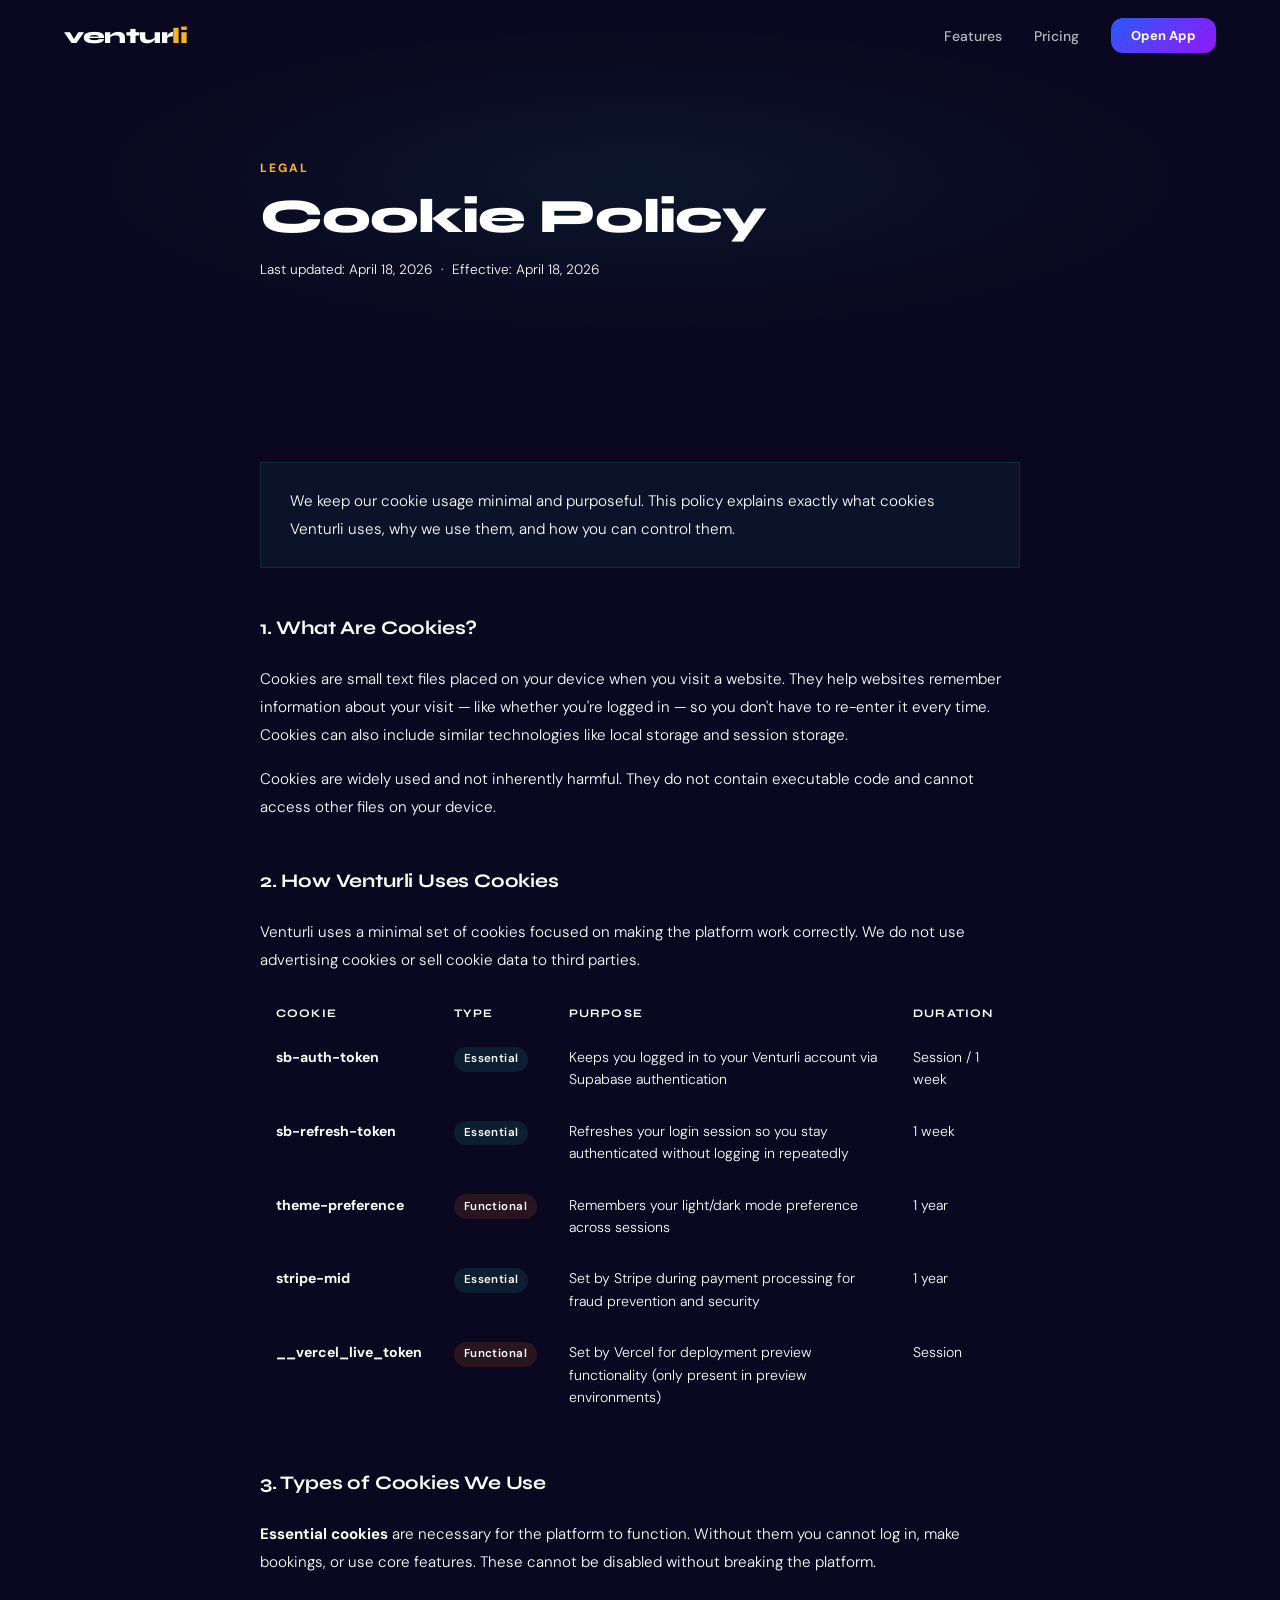
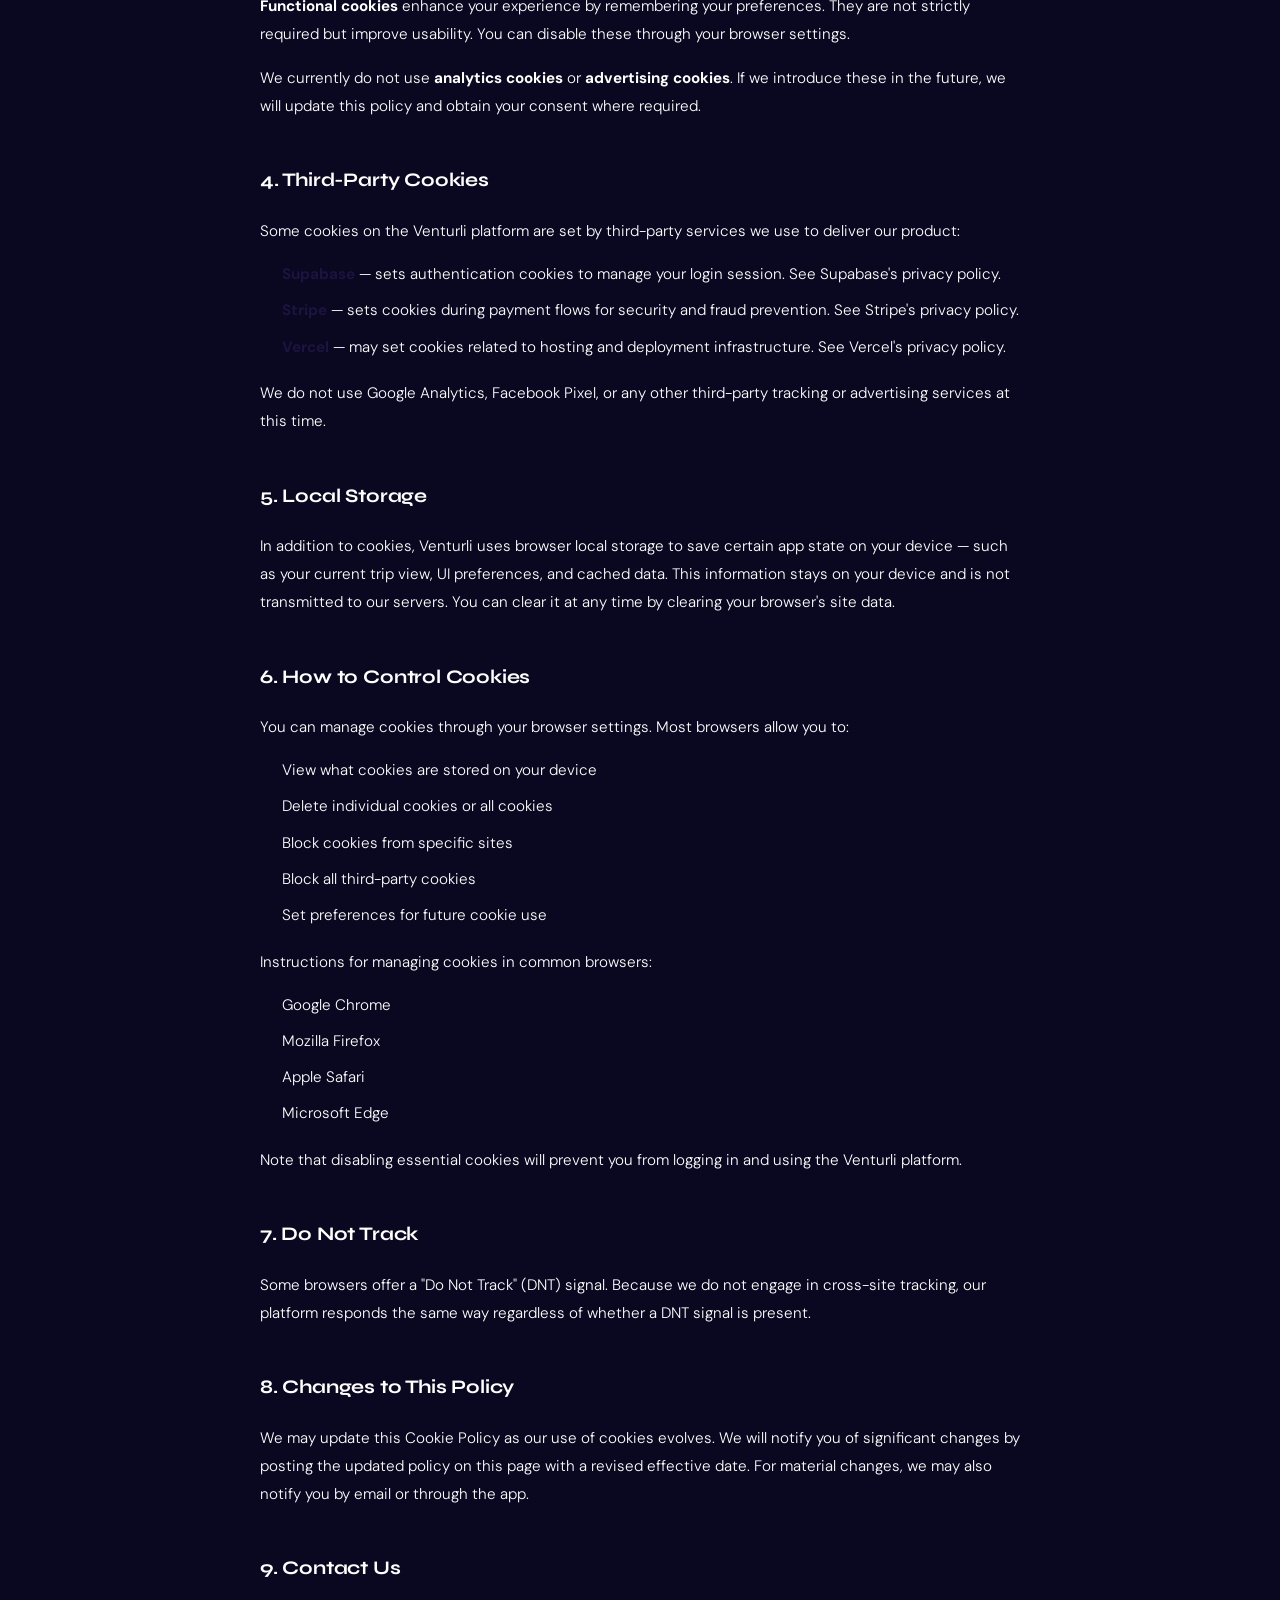
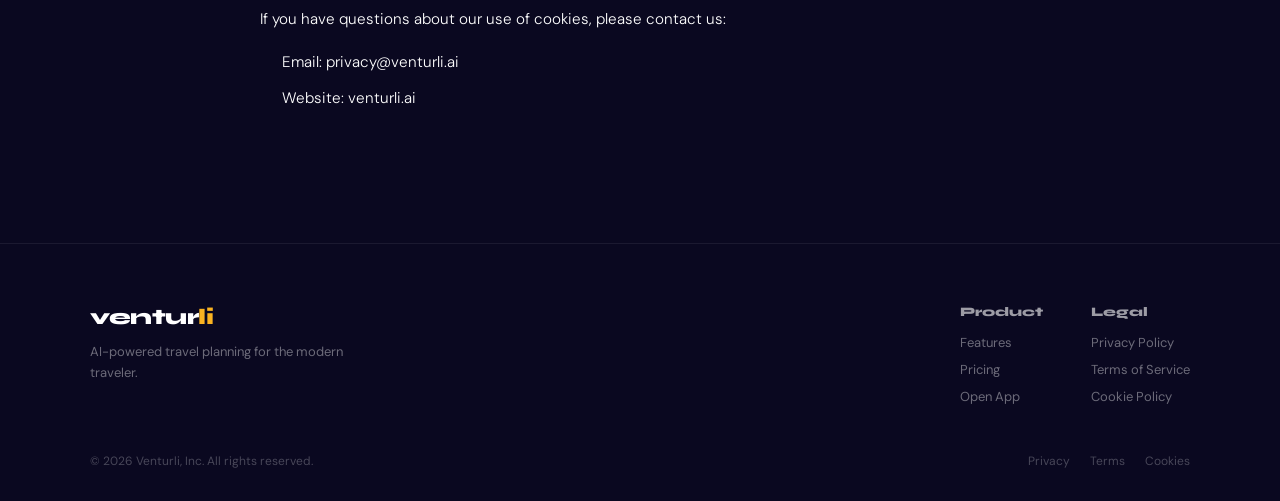
<file: cookie-policy.html>
<!DOCTYPE html>
<html lang="en">
<head>
  <meta charset="UTF-8" />
  <meta name="viewport" content="width=device-width, initial-scale=1.0" />
  <title>Cookie Policy — Venturli</title>
  <meta name="description" content="Venturli Cookie Policy — how we use cookies and similar technologies on our platform." />
  <link rel="preconnect" href="https://fonts.googleapis.com" />
  <link rel="preconnect" href="https://fonts.gstatic.com" crossorigin />
  <link href="https://fonts.googleapis.com/css2?family=Syne:wght@700;800&family=DM+Sans:wght@300;400;500;600&display=swap" rel="stylesheet" />
  <link rel="stylesheet" href="styles.css" />
  <style>
    .legal-hero {
      padding: 10rem 2.5rem 5rem;
      background: var(--deep);
      border-bottom: 1px solid var(--border);
      position: relative; overflow: hidden;
    }
    .legal-hero::before {
      content: '';
      position: absolute; inset: 0;
      background: radial-gradient(ellipse at 50% 50%, rgba(26,188,176,0.08) 0%, transparent 60%);
    }
    .legal-hero-inner { max-width: 760px; margin: 0 auto; position: relative; z-index: 1; }
    .legal-hero-inner .section-label { margin-bottom: 0.75rem; }
    .legal-hero-inner h1 {
      font-family: 'Syne', sans-serif;
      font-size: clamp(2rem, 4vw, 3rem);
      font-weight: 800; letter-spacing: -0.02em; margin-bottom: 1rem;
    }
    .legal-meta { font-size: 0.85rem; color: var(--text-muted); font-weight: 300; }

    .legal-body { padding: 5rem 2.5rem 7rem; }
    .legal-inner { max-width: 760px; margin: 0 auto; }

    .legal-inner h2 {
      font-family: 'Syne', sans-serif;
      font-size: 1.2rem; font-weight: 700;
      letter-spacing: -0.01em; margin: 3rem 0 1rem;
      padding-bottom: 0.6rem;
      border-bottom: 1px solid var(--border);
    }
    .legal-inner h2:first-child { margin-top: 0; }
    .legal-inner p {
      color: var(--text-soft); font-size: 0.95rem;
      line-height: 1.85; font-weight: 300; margin-bottom: 1rem;
    }
    .legal-inner ul {
      list-style: none; margin: 0.5rem 0 1.2rem; padding: 0;
      display: flex; flex-direction: column; gap: 0.6rem;
    }
    .legal-inner ul li {
      color: var(--text-soft); font-size: 0.95rem;
      line-height: 1.75; font-weight: 300;
      padding-left: 1.4rem; position: relative;
    }
    .legal-inner ul li::before {
      content: '';
      position: absolute; left: 0; top: 0.6rem;
      width: 5px; height: 5px; border-radius: 50%;
      background: var(--teal);
    }
    .legal-inner a {
      color: var(--orange); text-decoration: none; transition: opacity 0.2s;
    }
    .legal-inner a:hover { opacity: 0.8; }
    .legal-inner .highlight-box {
      background: rgba(26,188,176,0.06);
      border: 1px solid rgba(26,188,176,0.15);
      border-radius: var(--radius-md);
      padding: 1.5rem 1.8rem; margin: 1.5rem 0;
    }
    .legal-inner .highlight-box p { margin: 0; }

    /* Cookie type table */
    .cookie-table {
      width: 100%; border-collapse: collapse;
      margin: 1.2rem 0; font-size: 0.88rem;
    }
    .cookie-table th {
      font-family: 'Syne', sans-serif;
      font-size: 0.72rem; font-weight: 700;
      letter-spacing: 0.1em; text-transform: uppercase;
      color: var(--text-muted); text-align: left;
      padding: 0.75rem 1rem;
      border-bottom: 1px solid var(--border);
    }
    .cookie-table td {
      padding: 0.9rem 1rem; color: var(--text-soft);
      border-bottom: 1px solid var(--border);
      line-height: 1.6; font-weight: 300;
      vertical-align: top;
    }
    .cookie-table tr:last-child td { border-bottom: none; }
    .cookie-table tr:hover td { background: rgba(255,255,255,0.02); }
    .cookie-tag {
      display: inline-block;
      padding: 0.2rem 0.6rem; border-radius: 100px;
      font-size: 0.72rem; font-weight: 600;
      letter-spacing: 0.04em;
    }
    .cookie-tag.essential { background: rgba(26,188,176,0.12); color: var(--teal); }
    .cookie-tag.functional { background: rgba(249,116,22,0.12); color: var(--orange); }
    .cookie-tag.analytics { background: rgba(43,90,251,0.12); color: #6b8fff; }

    @media (max-width: 768px) {
      .legal-hero { padding: 8rem 1.25rem 4rem; }
      .legal-body { padding: 3.5rem 1.25rem 5rem; }
      .cookie-table th, .cookie-table td { padding: 0.65rem 0.6rem; }
    }
  </style>
</head>
<body>

<!-- NAV -->
<nav id="nav" class="scrolled">
  <a href="/" class="nav-logo">ventur<span>li</span></a>
  <div class="nav-links">
    <a href="/#features">Features</a>
    <a href="/#pricing">Pricing</a>
    <a href="https://app.venturli.ai" class="nav-cta">Open App</a>
  </div>
</nav>

<!-- HERO -->
<div class="legal-hero">
  <div class="legal-hero-inner">
    <p class="section-label">Legal</p>
    <h1>Cookie Policy</h1>
    <p class="legal-meta">Last updated: April 18, 2026 &nbsp;·&nbsp; Effective: April 18, 2026</p>
  </div>
</div>

<!-- BODY -->
<div class="legal-body">
  <div class="legal-inner">

    <div class="highlight-box">
      <p>We keep our cookie usage minimal and purposeful. This policy explains exactly what cookies Venturli uses, why we use them, and how you can control them.</p>
    </div>

    <h2>1. What Are Cookies?</h2>
    <p>Cookies are small text files placed on your device when you visit a website. They help websites remember information about your visit — like whether you're logged in — so you don't have to re-enter it every time. Cookies can also include similar technologies like local storage and session storage.</p>
    <p>Cookies are widely used and not inherently harmful. They do not contain executable code and cannot access other files on your device.</p>

    <h2>2. How Venturli Uses Cookies</h2>
    <p>Venturli uses a minimal set of cookies focused on making the platform work correctly. We do not use advertising cookies or sell cookie data to third parties.</p>

    <table class="cookie-table">
      <thead>
        <tr>
          <th>Cookie</th>
          <th>Type</th>
          <th>Purpose</th>
          <th>Duration</th>
        </tr>
      </thead>
      <tbody>
        <tr>
          <td><strong>sb-auth-token</strong></td>
          <td><span class="cookie-tag essential">Essential</span></td>
          <td>Keeps you logged in to your Venturli account via Supabase authentication</td>
          <td>Session / 1 week</td>
        </tr>
        <tr>
          <td><strong>sb-refresh-token</strong></td>
          <td><span class="cookie-tag essential">Essential</span></td>
          <td>Refreshes your login session so you stay authenticated without logging in repeatedly</td>
          <td>1 week</td>
        </tr>
        <tr>
          <td><strong>theme-preference</strong></td>
          <td><span class="cookie-tag functional">Functional</span></td>
          <td>Remembers your light/dark mode preference across sessions</td>
          <td>1 year</td>
        </tr>
        <tr>
          <td><strong>stripe-mid</strong></td>
          <td><span class="cookie-tag essential">Essential</span></td>
          <td>Set by Stripe during payment processing for fraud prevention and security</td>
          <td>1 year</td>
        </tr>
        <tr>
          <td><strong>__vercel_live_token</strong></td>
          <td><span class="cookie-tag functional">Functional</span></td>
          <td>Set by Vercel for deployment preview functionality (only present in preview environments)</td>
          <td>Session</td>
        </tr>
      </tbody>
    </table>

    <h2>3. Types of Cookies We Use</h2>
    <p><strong style="color:var(--teal)">Essential cookies</strong> are necessary for the platform to function. Without them you cannot log in, make bookings, or use core features. These cannot be disabled without breaking the platform.</p>
    <p><strong style="color:var(--orange)">Functional cookies</strong> enhance your experience by remembering your preferences. They are not strictly required but improve usability. You can disable these through your browser settings.</p>
    <p>We currently do not use <strong style="color:var(--text-muted)">analytics cookies</strong> or <strong style="color:var(--text-muted)">advertising cookies</strong>. If we introduce these in the future, we will update this policy and obtain your consent where required.</p>

    <h2>4. Third-Party Cookies</h2>
    <p>Some cookies on the Venturli platform are set by third-party services we use to deliver our product:</p>
    <ul>
      <li><strong style="color:var(--text)">Supabase</strong> — sets authentication cookies to manage your login session. See <a href="https://supabase.com/privacy" target="_blank" rel="noopener">Supabase's privacy policy</a>.</li>
      <li><strong style="color:var(--text)">Stripe</strong> — sets cookies during payment flows for security and fraud prevention. See <a href="https://stripe.com/privacy" target="_blank" rel="noopener">Stripe's privacy policy</a>.</li>
      <li><strong style="color:var(--text)">Vercel</strong> — may set cookies related to hosting and deployment infrastructure. See <a href="https://vercel.com/legal/privacy-policy" target="_blank" rel="noopener">Vercel's privacy policy</a>.</li>
    </ul>
    <p>We do not use Google Analytics, Facebook Pixel, or any other third-party tracking or advertising services at this time.</p>

    <h2>5. Local Storage</h2>
    <p>In addition to cookies, Venturli uses browser local storage to save certain app state on your device — such as your current trip view, UI preferences, and cached data. This information stays on your device and is not transmitted to our servers. You can clear it at any time by clearing your browser's site data.</p>

    <h2>6. How to Control Cookies</h2>
    <p>You can manage cookies through your browser settings. Most browsers allow you to:</p>
    <ul>
      <li>View what cookies are stored on your device</li>
      <li>Delete individual cookies or all cookies</li>
      <li>Block cookies from specific sites</li>
      <li>Block all third-party cookies</li>
      <li>Set preferences for future cookie use</li>
    </ul>
    <p>Instructions for managing cookies in common browsers:</p>
    <ul>
      <li><a href="https://support.google.com/chrome/answer/95647" target="_blank" rel="noopener">Google Chrome</a></li>
      <li><a href="https://support.mozilla.org/en-US/kb/enhanced-tracking-protection-firefox-desktop" target="_blank" rel="noopener">Mozilla Firefox</a></li>
      <li><a href="https://support.apple.com/guide/safari/manage-cookies-sfri11471/mac" target="_blank" rel="noopener">Apple Safari</a></li>
      <li><a href="https://support.microsoft.com/en-us/microsoft-edge/delete-cookies-in-microsoft-edge-63947406-40ac-c3b8-57b9-2a946a29ae09" target="_blank" rel="noopener">Microsoft Edge</a></li>
    </ul>
    <p>Note that disabling essential cookies will prevent you from logging in and using the Venturli platform.</p>

    <h2>7. Do Not Track</h2>
    <p>Some browsers offer a "Do Not Track" (DNT) signal. Because we do not engage in cross-site tracking, our platform responds the same way regardless of whether a DNT signal is present.</p>

    <h2>8. Changes to This Policy</h2>
    <p>We may update this Cookie Policy as our use of cookies evolves. We will notify you of significant changes by posting the updated policy on this page with a revised effective date. For material changes, we may also notify you by email or through the app.</p>

    <h2>9. Contact Us</h2>
    <p>If you have questions about our use of cookies, please contact us:</p>
    <ul>
      <li>Email: <a href="mailto:privacy@venturli.ai">privacy@venturli.ai</a></li>
      <li>Website: <a href="https://venturli.ai">venturli.ai</a></li>
    </ul>

  </div>
</div>

<!-- FOOTER -->
<footer>
  <div class="footer-inner">
    <div class="footer-top">
      <div class="footer-brand">
        <a href="/" class="nav-logo">ventur<span>li</span></a>
        <p>AI-powered travel planning for the modern traveler.</p>
      </div>
      <div class="footer-links">
        <div class="footer-col">
          <h4>Product</h4>
          <a href="/#features">Features</a>
          <a href="/#pricing">Pricing</a>
          <a href="https://app.venturli.ai">Open App</a>
        </div>
        <div class="footer-col">
          <h4>Legal</h4>
          <a href="/privacy.html">Privacy Policy</a>
          <a href="/terms.html">Terms of Service</a>
          <a href="/cookie-policy.html">Cookie Policy</a>
        </div>
      </div>
    </div>
    <div class="footer-bottom">
      <p>© 2026 Venturli, Inc. All rights reserved.</p>
      <div class="footer-legal">
        <a href="/privacy.html">Privacy</a>
        <a href="/terms.html">Terms</a>
        <a href="/cookie-policy.html">Cookies</a>
      </div>
    </div>
  </div>
</footer>

<script>
  const nav = document.getElementById('nav');
  window.addEventListener('scroll', () => {
    nav.classList.toggle('scrolled', window.scrollY > 60);
  });
</script>
</body>
</html>
</file>
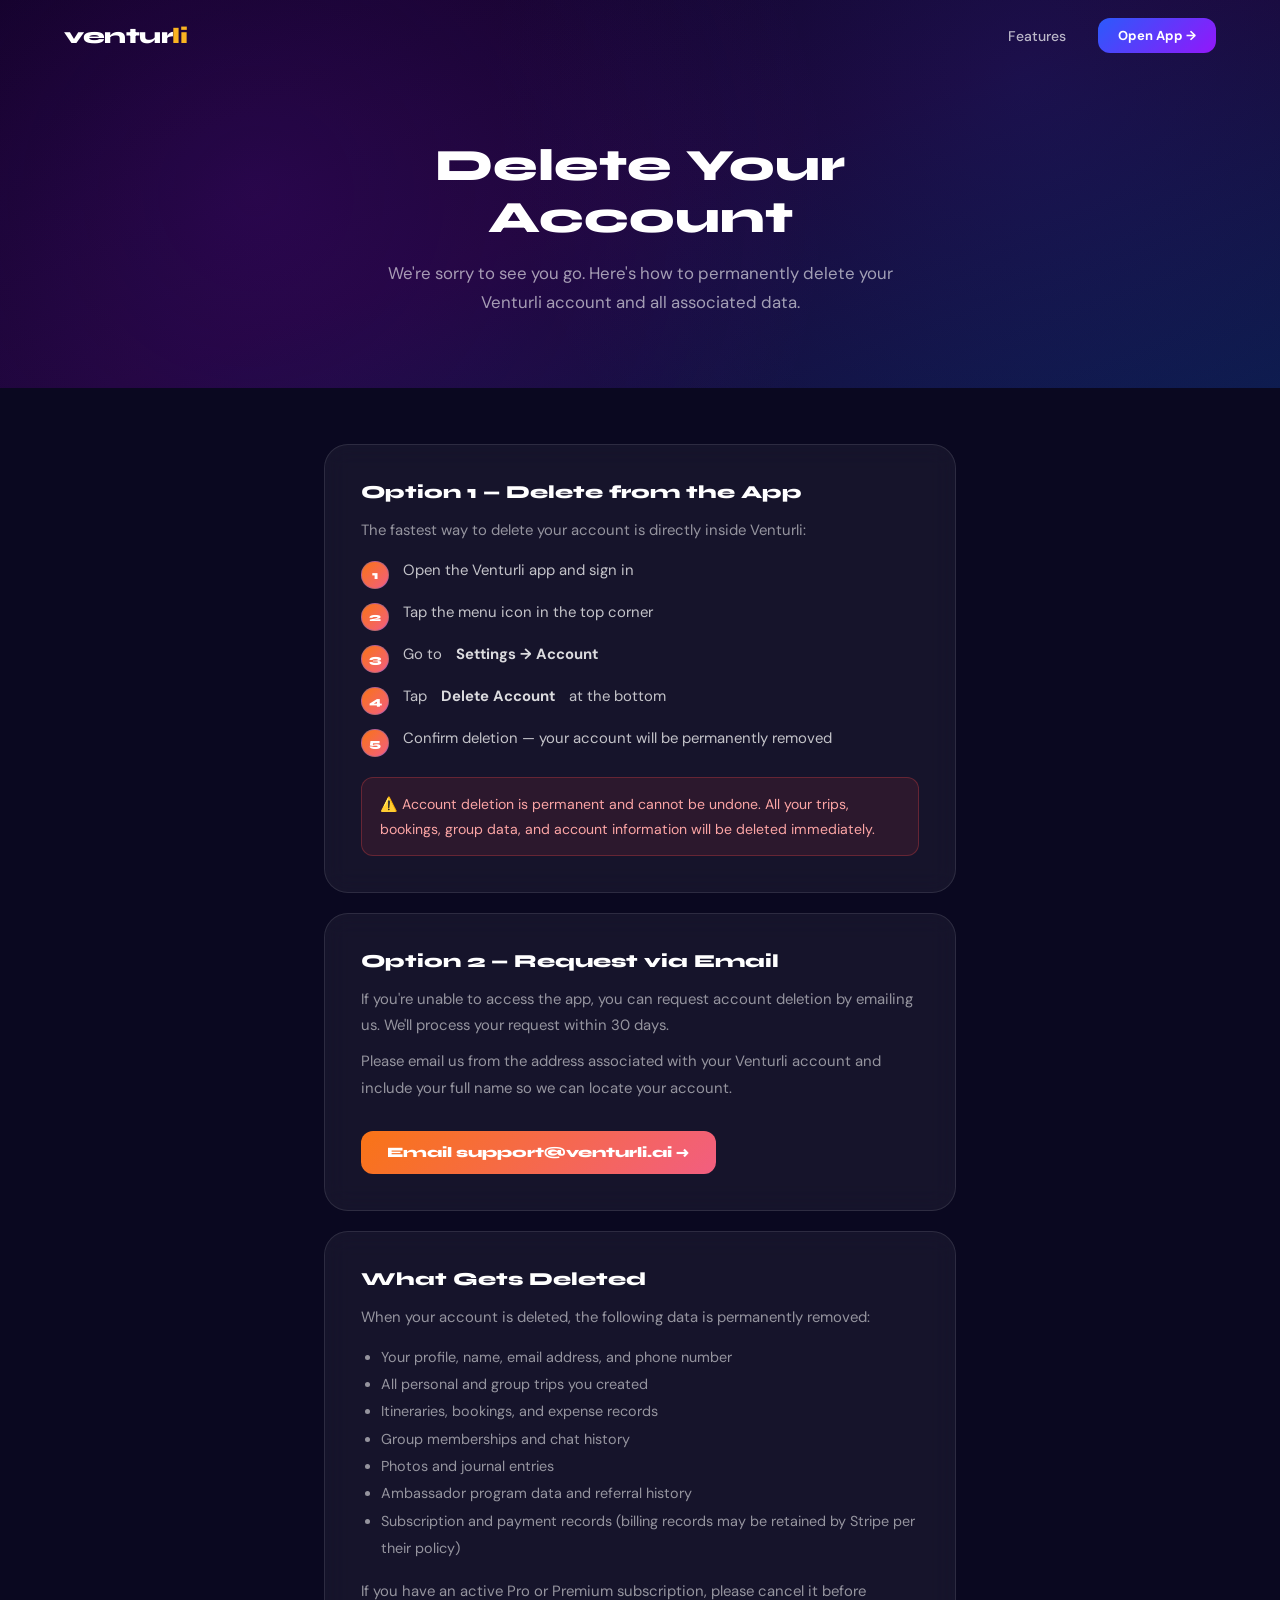
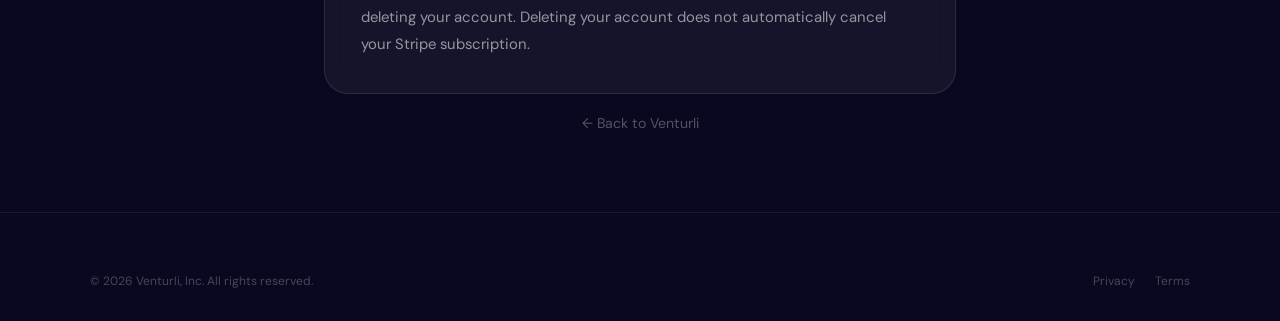
<file: delete-account.html>
<!DOCTYPE html>
<html lang="en">
<head>
  <meta charset="UTF-8" />
  <meta name="viewport" content="width=device-width, initial-scale=1.0" />
  <title>Delete Account — Venturli</title>
  <meta name="description" content="Request deletion of your Venturli account and associated data." />
  <meta name="robots" content="noindex, follow" />
  <link rel="icon" type="image/png" sizes="512x512" href="icons/icon-512.png" />
  <link rel="preconnect" href="https://fonts.googleapis.com" />
  <link rel="preconnect" href="https://fonts.gstatic.com" crossorigin />
  <link href="https://fonts.googleapis.com/css2?family=Syne:wght@700;800&family=DM+Sans:ital,wght@0,300;0,400;0,500;0,600;1,400&display=swap" rel="stylesheet" />
  <link rel="stylesheet" href="styles.css" />
  <style>
    .delete-hero {
      padding: 140px 24px 72px;
      text-align: center;
      background: linear-gradient(160deg, #0d0120 0%, #1a0533 50%, #0d1a4a 100%);
      position: relative;
      overflow: hidden;
    }
    .delete-hero::before {
      content: '';
      position: absolute;
      inset: 0;
      background-image:
        radial-gradient(circle at 20% 50%, rgba(147,23,250,.15) 0%, transparent 55%),
        radial-gradient(circle at 80% 20%, rgba(43,90,251,.12) 0%, transparent 50%);
      pointer-events: none;
    }
    .delete-hero-inner { position: relative; z-index: 1; max-width: 560px; margin: 0 auto; }
    .delete-hero h1 {
      font-family: 'Syne', sans-serif;
      font-size: clamp(2rem, 5vw, 2.8rem);
      font-weight: 800; color: #fff;
      margin: 0 0 16px; line-height: 1.15;
    }
    .delete-hero p { font-size: 1.05rem; color: rgba(255,255,255,0.6); line-height: 1.7; }
    .delete-body { max-width: 680px; margin: 0 auto; padding: 56px 24px 80px; width: 100%; box-sizing: border-box; }
    .delete-card {
      background: rgba(255,255,255,0.05);
      border: 1px solid rgba(255,255,255,0.1);
      border-radius: 24px; padding: 36px;
      margin-bottom: 20px; backdrop-filter: blur(12px);
    }
    .delete-card h2 { font-family: 'Syne', sans-serif; font-size: 1.15rem; font-weight: 800; color: #fff; margin: 0 0 14px; }
    .delete-card p { font-size: 0.93rem; color: rgba(255,255,255,0.55); line-height: 1.75; margin: 0 0 10px; }
    .delete-card p:last-child { margin-bottom: 0; }
    .steps-list { list-style: none; padding: 0; margin: 16px 0 0; display: flex; flex-direction: column; gap: 12px; }
    .steps-list li { display: flex; align-items: flex-start; gap: 14px; font-size: 0.93rem; color: rgba(255,255,255,0.75); line-height: 1.6; }
    .step-num {
      width: 28px; height: 28px; border-radius: 50%;
      background: linear-gradient(135deg, #F97416, #F25E80);
      color: #fff; font-family: 'Syne', sans-serif; font-size: 12px; font-weight: 800;
      display: flex; align-items: center; justify-content: center; flex-shrink: 0; margin-top: 2px;
    }
    .email-btn {
      display: inline-block; margin-top: 20px; padding: 13px 26px;
      background: linear-gradient(135deg, #F97416, #F25E80);
      color: #fff; font-family: 'Syne', sans-serif; font-size: 0.9rem; font-weight: 800;
      border-radius: 12px; text-decoration: none; transition: opacity .2s, transform .2s;
    }
    .email-btn:hover { opacity: 0.88; transform: translateY(-1px); }
    .warning-box { background: rgba(239,68,68,0.1); border: 1px solid rgba(239,68,68,0.3); border-radius: 12px; padding: 14px 18px; margin-top: 20px; }
    .warning-box p { color: #FCA5A5 !important; font-size: 0.88rem !important; margin: 0 !important; }
    .data-list { margin: 14px 0 0; padding-left: 20px; }
    .data-list li { font-size: 0.9rem; color: rgba(255,255,255,0.55); line-height: 1.9; }
    .back-link { display: block; text-align: center; margin-top: 8px; font-size: 0.88rem; color: rgba(255,255,255,0.3); text-decoration: none; transition: color .2s; }
    .back-link:hover { color: rgba(255,255,255,0.6); }
  </style>
</head>
<body>

<!-- NAV -->
<nav id="nav">
  <a href="/" class="nav-logo">ventur<span>li</span></a>
  <div class="nav-links">
    <a href="/#features">Features</a>
    <a href="https://app.venturli.ai" class="nav-cta">Open App →</a>
  </div>
</nav>

<!-- HERO -->
<div class="delete-hero">
  <div class="delete-hero-inner">
    <h1>Delete Your Account</h1>
    <p>We're sorry to see you go. Here's how to permanently delete your Venturli account and all associated data.</p>
  </div>
</div>

<!-- BODY -->
<div class="delete-body">

  <div class="delete-card">
    <h2>Option 1 — Delete from the App</h2>
    <p>The fastest way to delete your account is directly inside Venturli:</p>
    <ol class="steps-list">
      <li><span class="step-num">1</span>Open the Venturli app and sign in</li>
      <li><span class="step-num">2</span>Tap the menu icon in the top corner</li>
      <li><span class="step-num">3</span>Go to <strong style="color:rgba(255,255,255,.85);">Settings → Account</strong></li>
      <li><span class="step-num">4</span>Tap <strong style="color:rgba(255,255,255,.85);">Delete Account</strong> at the bottom</li>
      <li><span class="step-num">5</span>Confirm deletion — your account will be permanently removed</li>
    </ol>
    <div class="warning-box">
      <p>⚠️ Account deletion is permanent and cannot be undone. All your trips, bookings, group data, and account information will be deleted immediately.</p>
    </div>
  </div>

  <div class="delete-card">
    <h2>Option 2 — Request via Email</h2>
    <p>If you're unable to access the app, you can request account deletion by emailing us. We'll process your request within 30 days.</p>
    <p>Please email us from the address associated with your Venturli account and include your full name so we can locate your account.</p>
    <a href="mailto:support@venturli.ai?subject=Account%20Deletion%20Request&body=Hi%20Venturli%20team%2C%0A%0APlease%20delete%20my%20account%20and%20all%20associated%20data.%0A%0AEmail%20address%20on%20account%3A%20%0AFull%20name%3A%20%0A%0AThank%20you." class="email-btn">
      Email support@venturli.ai →
    </a>
  </div>

  <div class="delete-card">
    <h2>What Gets Deleted</h2>
    <p>When your account is deleted, the following data is permanently removed:</p>
    <ul class="data-list">
      <li>Your profile, name, email address, and phone number</li>
      <li>All personal and group trips you created</li>
      <li>Itineraries, bookings, and expense records</li>
      <li>Group memberships and chat history</li>
      <li>Photos and journal entries</li>
      <li>Ambassador program data and referral history</li>
      <li>Subscription and payment records (billing records may be retained by Stripe per their policy)</li>
    </ul>
    <p style="margin-top:16px;">If you have an active Pro or Premium subscription, please cancel it before deleting your account. Deleting your account does not automatically cancel your Stripe subscription.</p>
  </div>

  <a href="https://app.venturli.ai" class="back-link">← Back to Venturli</a>

</div>

<!-- FOOTER -->
<footer>
  <div class="footer-inner">
    <div class="footer-bottom">
      <p>© 2026 Venturli, Inc. All rights reserved.</p>
      <div class="footer-legal">
        <a href="/privacy.html">Privacy</a>
        <a href="/terms.html">Terms</a>
      </div>
    </div>
  </div>
</footer>

<script>
  const nav = document.getElementById('nav');
  window.addEventListener('scroll', () => {
    nav.classList.toggle('scrolled', window.scrollY > 60);
  });
</script>
</body>
</html>
</file>
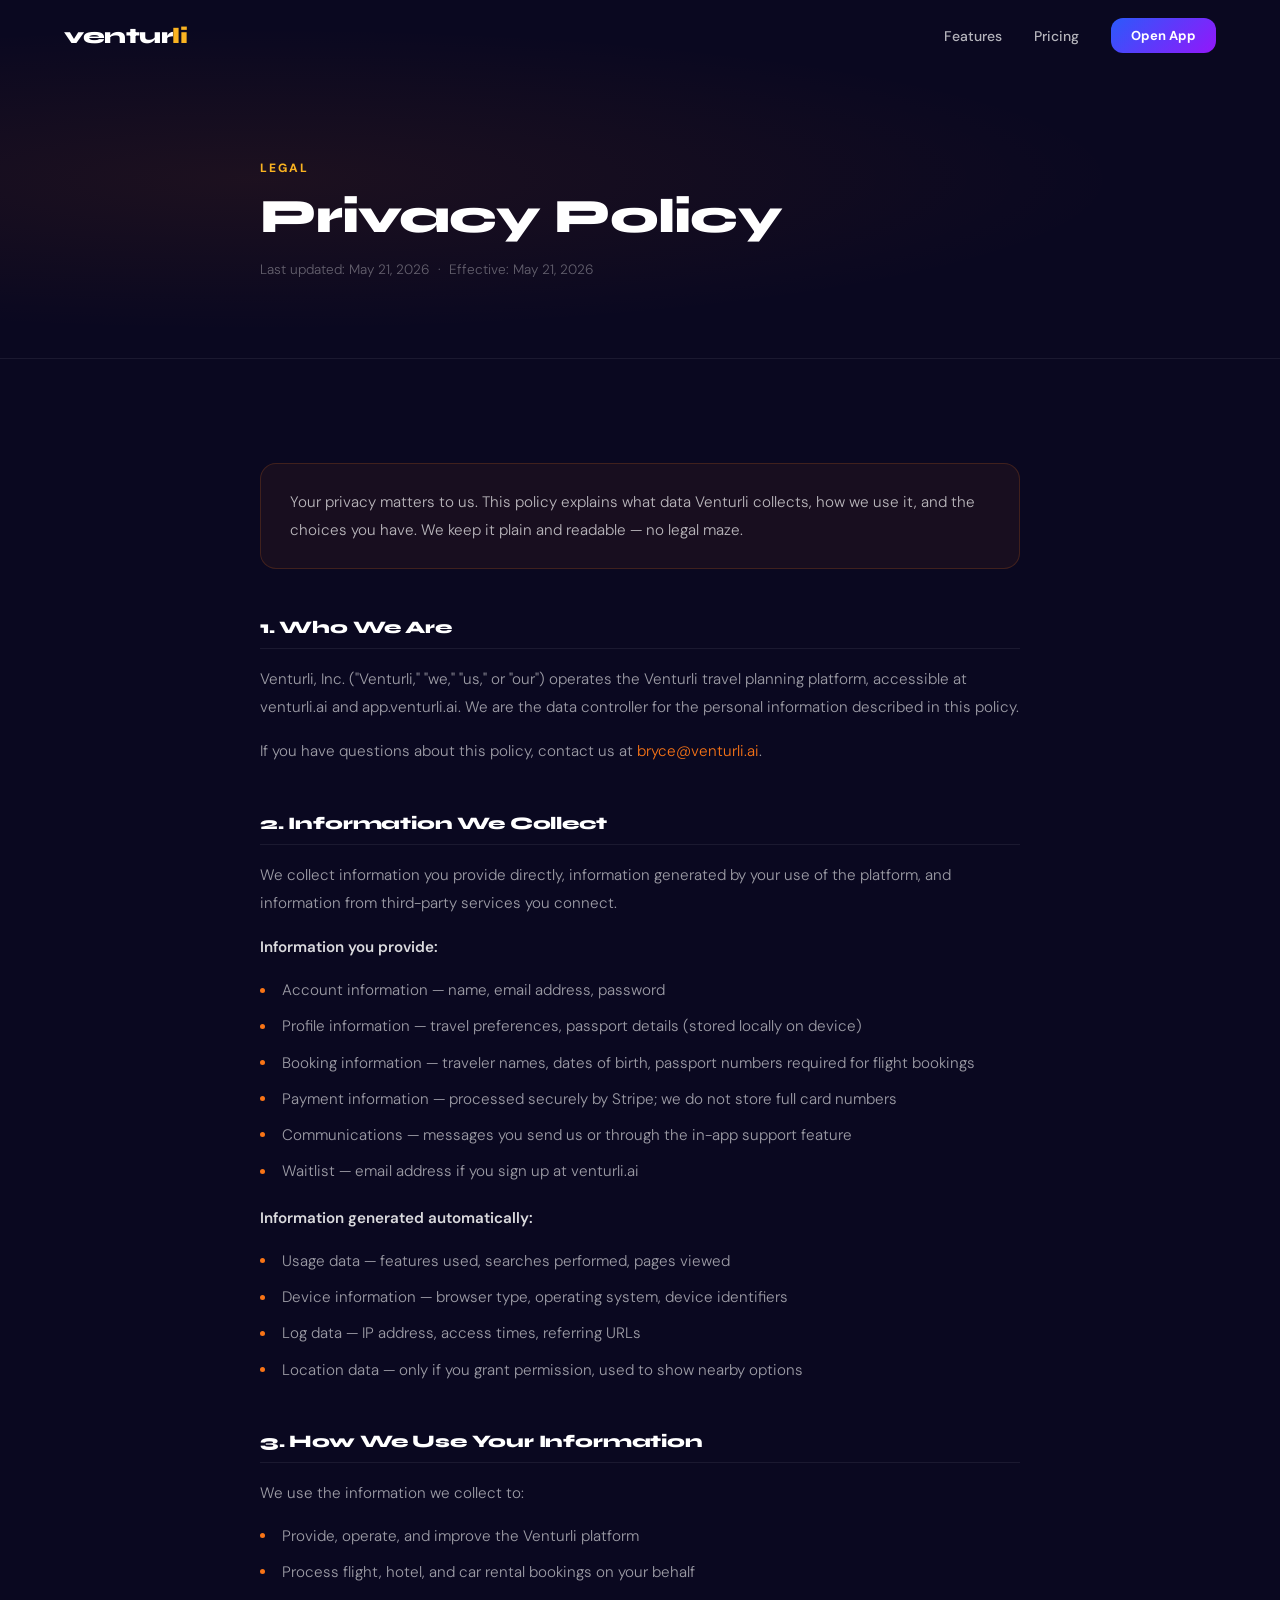
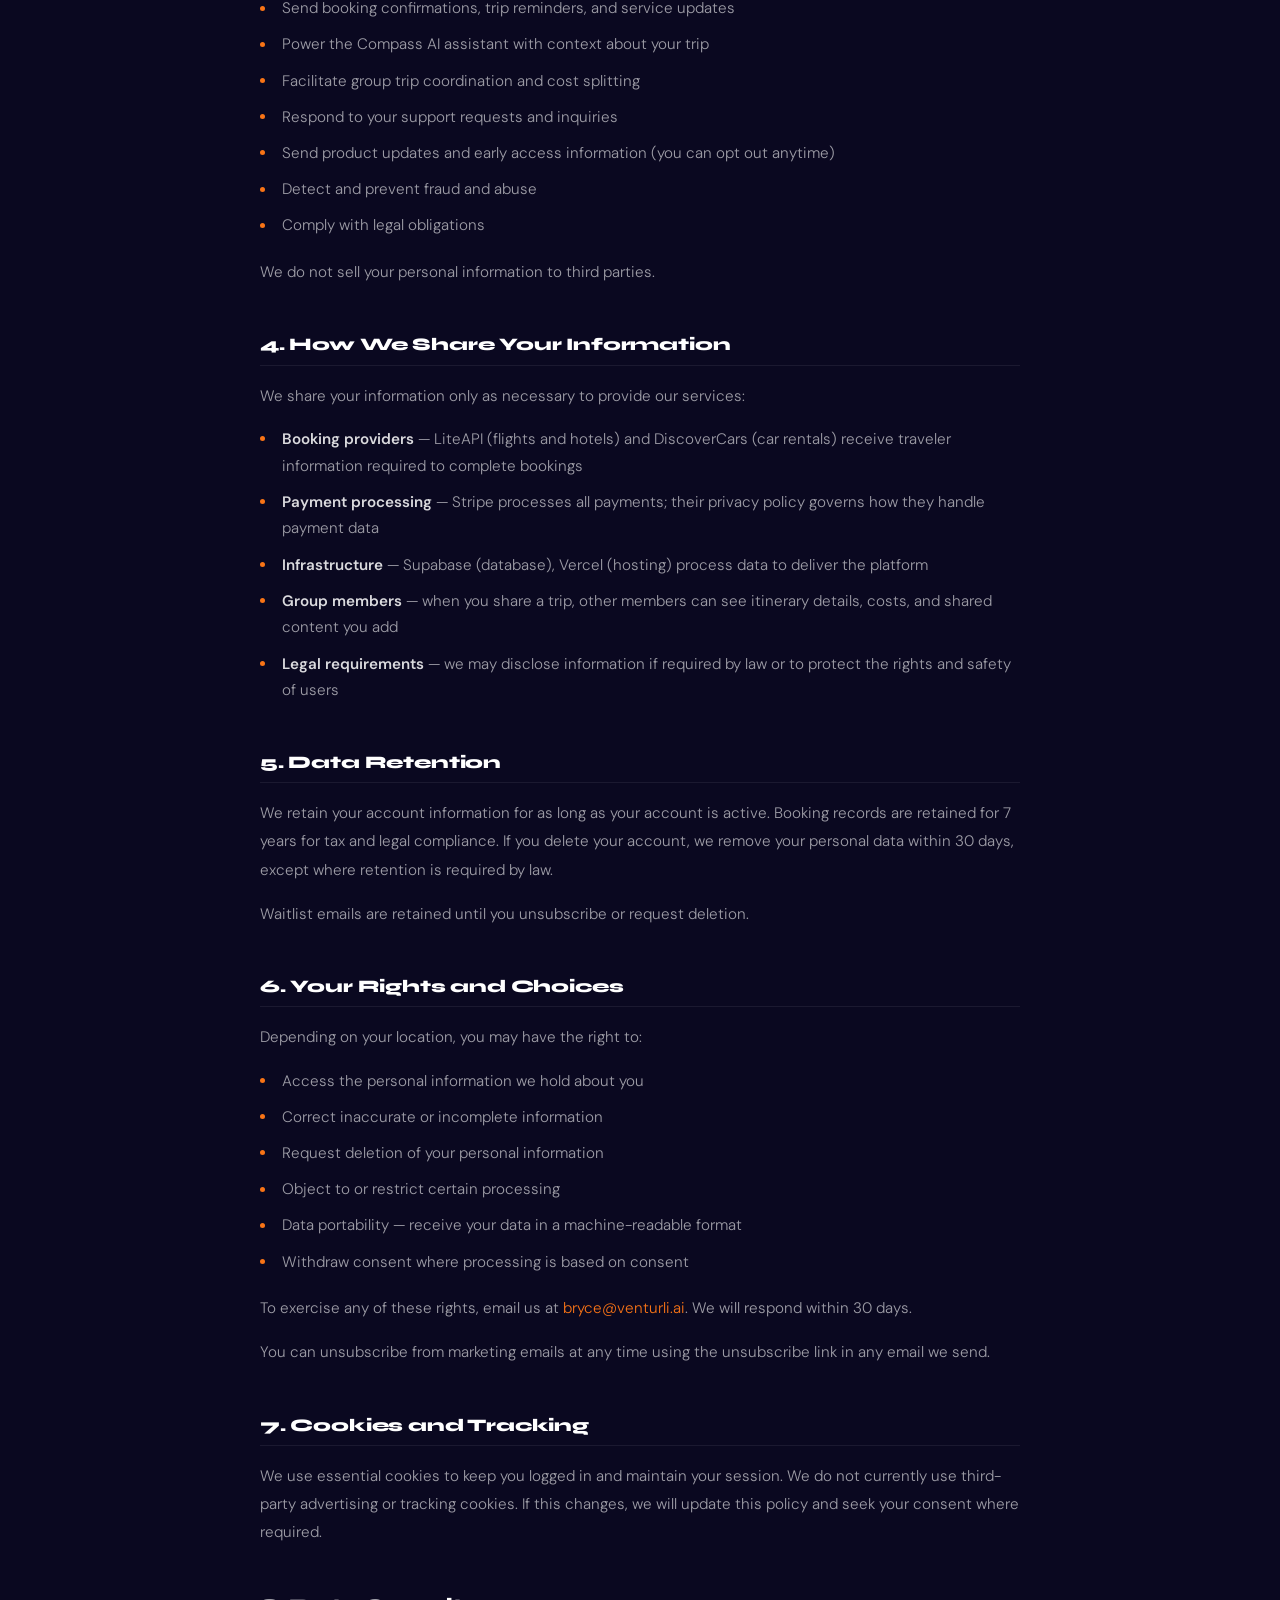
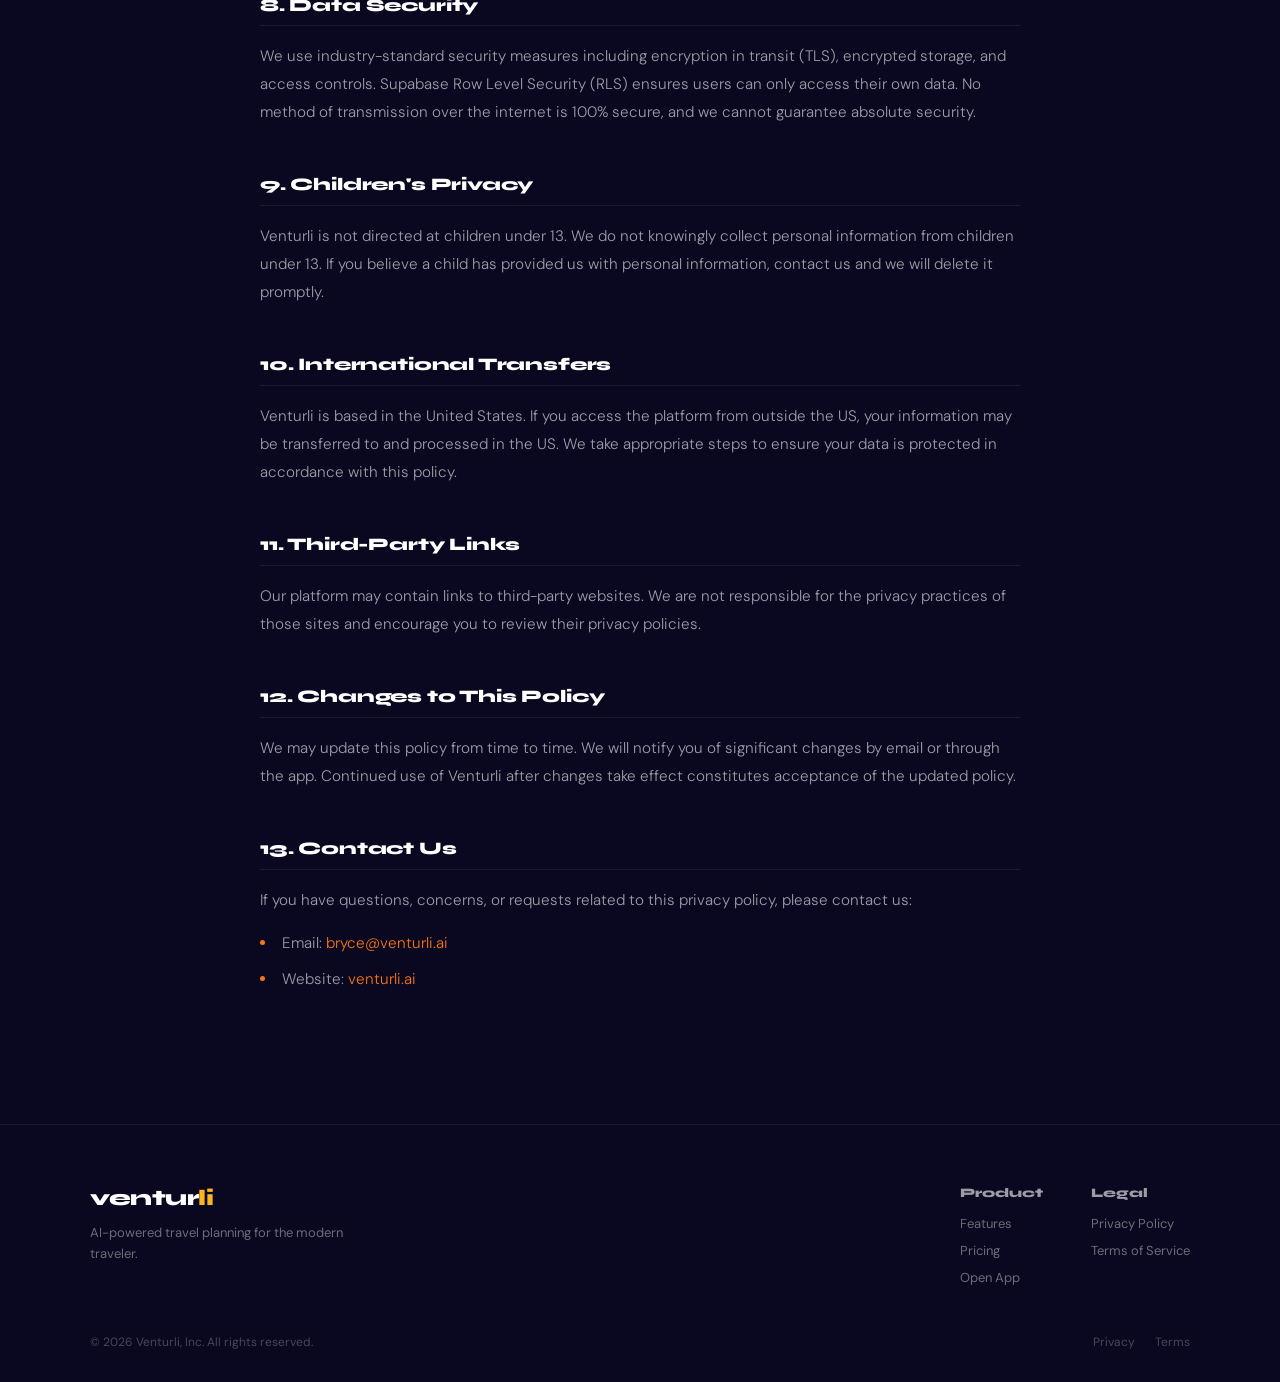
<file: privacy.html>
<!DOCTYPE html>
<html lang="en">
<head>
  <meta charset="UTF-8" />
  <meta name="viewport" content="width=device-width, initial-scale=1.0" />
  <title>Privacy Policy — Venturli</title>
  <meta name="description" content="Venturli Privacy Policy — how we collect, use, and protect your data." />
  <link rel="preconnect" href="https://fonts.googleapis.com" />
  <link rel="preconnect" href="https://fonts.gstatic.com" crossorigin />
  <link href="https://fonts.googleapis.com/css2?family=Syne:wght@700;800&family=DM+Sans:wght@300;400;500;600&display=swap" rel="stylesheet" />
  <link rel="stylesheet" href="styles.css" />
  <link rel="stylesheet" href="legal-style.css" />
</head>
<body>

<!-- NAV -->
<nav id="nav" class="scrolled">
  <a href="/" class="nav-logo">ventur<span>li</span></a>
  <div class="nav-links">
    <a href="/#features">Features</a>
    <a href="/#pricing">Pricing</a>
    <a href="https://app.venturli.ai" class="nav-cta">Open App</a>
  </div>
</nav>

<!-- HERO -->
<div class="legal-hero privacy-hero">
  <div class="legal-hero-inner">
    <p class="section-label">Legal</p>
    <h1>Privacy Policy</h1>
    <p class="legal-meta">Last updated: May 21, 2026 &nbsp;·&nbsp; Effective: May 21, 2026</p>
  </div>
</div>

<!-- BODY -->
<div class="legal-body">
  <div class="legal-inner privacy-bullets">

    <div class="highlight-box coral-tint">
      <p>Your privacy matters to us. This policy explains what data Venturli collects, how we use it, and the choices you have. We keep it plain and readable — no legal maze.</p>
    </div>

    <h2>1. Who We Are</h2>
    <p>Venturli, Inc. ("Venturli," "we," "us," or "our") operates the Venturli travel planning platform, accessible at venturli.ai and app.venturli.ai. We are the data controller for the personal information described in this policy.</p>
    <p>If you have questions about this policy, contact us at <a href="mailto:bryce@venturli.ai">bryce@venturli.ai</a>.</p>

    <h2>2. Information We Collect</h2>
    <p>We collect information you provide directly, information generated by your use of the platform, and information from third-party services you connect.</p>
    <p><strong>Information you provide:</strong></p>
    <ul>
      <li>Account information — name, email address, password</li>
      <li>Profile information — travel preferences, passport details (stored locally on device)</li>
      <li>Booking information — traveler names, dates of birth, passport numbers required for flight bookings</li>
      <li>Payment information — processed securely by Stripe; we do not store full card numbers</li>
      <li>Communications — messages you send us or through the in-app support feature</li>
      <li>Waitlist — email address if you sign up at venturli.ai</li>
    </ul>
    <p><strong>Information generated automatically:</strong></p>
    <ul>
      <li>Usage data — features used, searches performed, pages viewed</li>
      <li>Device information — browser type, operating system, device identifiers</li>
      <li>Log data — IP address, access times, referring URLs</li>
      <li>Location data — only if you grant permission, used to show nearby options</li>
    </ul>

    <h2>3. How We Use Your Information</h2>
    <p>We use the information we collect to:</p>
    <ul>
      <li>Provide, operate, and improve the Venturli platform</li>
      <li>Process flight, hotel, and car rental bookings on your behalf</li>
      <li>Send booking confirmations, trip reminders, and service updates</li>
      <li>Power the Compass AI assistant with context about your trip</li>
      <li>Facilitate group trip coordination and cost splitting</li>
      <li>Respond to your support requests and inquiries</li>
      <li>Send product updates and early access information (you can opt out anytime)</li>
      <li>Detect and prevent fraud and abuse</li>
      <li>Comply with legal obligations</li>
    </ul>
    <p>We do not sell your personal information to third parties.</p>

    <h2>4. How We Share Your Information</h2>
    <p>We share your information only as necessary to provide our services:</p>
    <ul>
      <li><strong>Booking providers</strong> — LiteAPI (flights and hotels) and DiscoverCars (car rentals) receive traveler information required to complete bookings</li>
      <li><strong>Payment processing</strong> — Stripe processes all payments; their privacy policy governs how they handle payment data</li>
      <li><strong>Infrastructure</strong> — Supabase (database), Vercel (hosting) process data to deliver the platform</li>
      <li><strong>Group members</strong> — when you share a trip, other members can see itinerary details, costs, and shared content you add</li>
      <li><strong>Legal requirements</strong> — we may disclose information if required by law or to protect the rights and safety of users</li>
    </ul>

    <h2>5. Data Retention</h2>
    <p>We retain your account information for as long as your account is active. Booking records are retained for 7 years for tax and legal compliance. If you delete your account, we remove your personal data within 30 days, except where retention is required by law.</p>
    <p>Waitlist emails are retained until you unsubscribe or request deletion.</p>

    <h2>6. Your Rights and Choices</h2>
    <p>Depending on your location, you may have the right to:</p>
    <ul>
      <li>Access the personal information we hold about you</li>
      <li>Correct inaccurate or incomplete information</li>
      <li>Request deletion of your personal information</li>
      <li>Object to or restrict certain processing</li>
      <li>Data portability — receive your data in a machine-readable format</li>
      <li>Withdraw consent where processing is based on consent</li>
    </ul>
    <p>To exercise any of these rights, email us at <a href="mailto:bryce@venturli.ai">bryce@venturli.ai</a>. We will respond within 30 days.</p>
    <p>You can unsubscribe from marketing emails at any time using the unsubscribe link in any email we send.</p>

    <h2>7. Cookies and Tracking</h2>
    <p>We use essential cookies to keep you logged in and maintain your session. We do not currently use third-party advertising or tracking cookies. If this changes, we will update this policy and seek your consent where required.</p>

    <h2>8. Data Security</h2>
    <p>We use industry-standard security measures including encryption in transit (TLS), encrypted storage, and access controls. Supabase Row Level Security (RLS) ensures users can only access their own data. No method of transmission over the internet is 100% secure, and we cannot guarantee absolute security.</p>

    <h2>9. Children's Privacy</h2>
    <p>Venturli is not directed at children under 13. We do not knowingly collect personal information from children under 13. If you believe a child has provided us with personal information, contact us and we will delete it promptly.</p>

    <h2>10. International Transfers</h2>
    <p>Venturli is based in the United States. If you access the platform from outside the US, your information may be transferred to and processed in the US. We take appropriate steps to ensure your data is protected in accordance with this policy.</p>

    <h2>11. Third-Party Links</h2>
    <p>Our platform may contain links to third-party websites. We are not responsible for the privacy practices of those sites and encourage you to review their privacy policies.</p>

    <h2>12. Changes to This Policy</h2>
    <p>We may update this policy from time to time. We will notify you of significant changes by email or through the app. Continued use of Venturli after changes take effect constitutes acceptance of the updated policy.</p>

    <h2>13. Contact Us</h2>
    <p>If you have questions, concerns, or requests related to this privacy policy, please contact us:</p>
    <ul>
      <li>Email: <a href="mailto:bryce@venturli.ai">bryce@venturli.ai</a></li>
      <li>Website: <a href="https://venturli.ai">venturli.ai</a></li>
    </ul>

  </div>
</div>

<!-- FOOTER -->
<footer>
  <div class="footer-inner">
    <div class="footer-top">
      <div class="footer-brand">
        <a href="/" class="nav-logo">ventur<span>li</span></a>
        <p>AI-powered travel planning for the modern traveler.</p>
      </div>
      <div class="footer-links">
        <div class="footer-col">
          <h4>Product</h4>
          <a href="/#features">Features</a>
          <a href="/#pricing">Pricing</a>
          <a href="https://app.venturli.ai">Open App</a>
        </div>
        <div class="footer-col">
          <h4>Legal</h4>
          <a href="/privacy.html">Privacy Policy</a>
          <a href="/terms.html">Terms of Service</a>
        </div>
      </div>
    </div>
    <div class="footer-bottom">
      <p>© 2026 Venturli, Inc. All rights reserved.</p>
      <div class="footer-legal">
        <a href="/privacy.html">Privacy</a>
        <a href="/terms.html">Terms</a>
      </div>
    </div>
  </div>
</footer>

<script>
  const nav = document.getElementById('nav');
  window.addEventListener('scroll', () => {
    nav.classList.toggle('scrolled', window.scrollY > 60);
  });
</script>
</body>
</html>
</file>
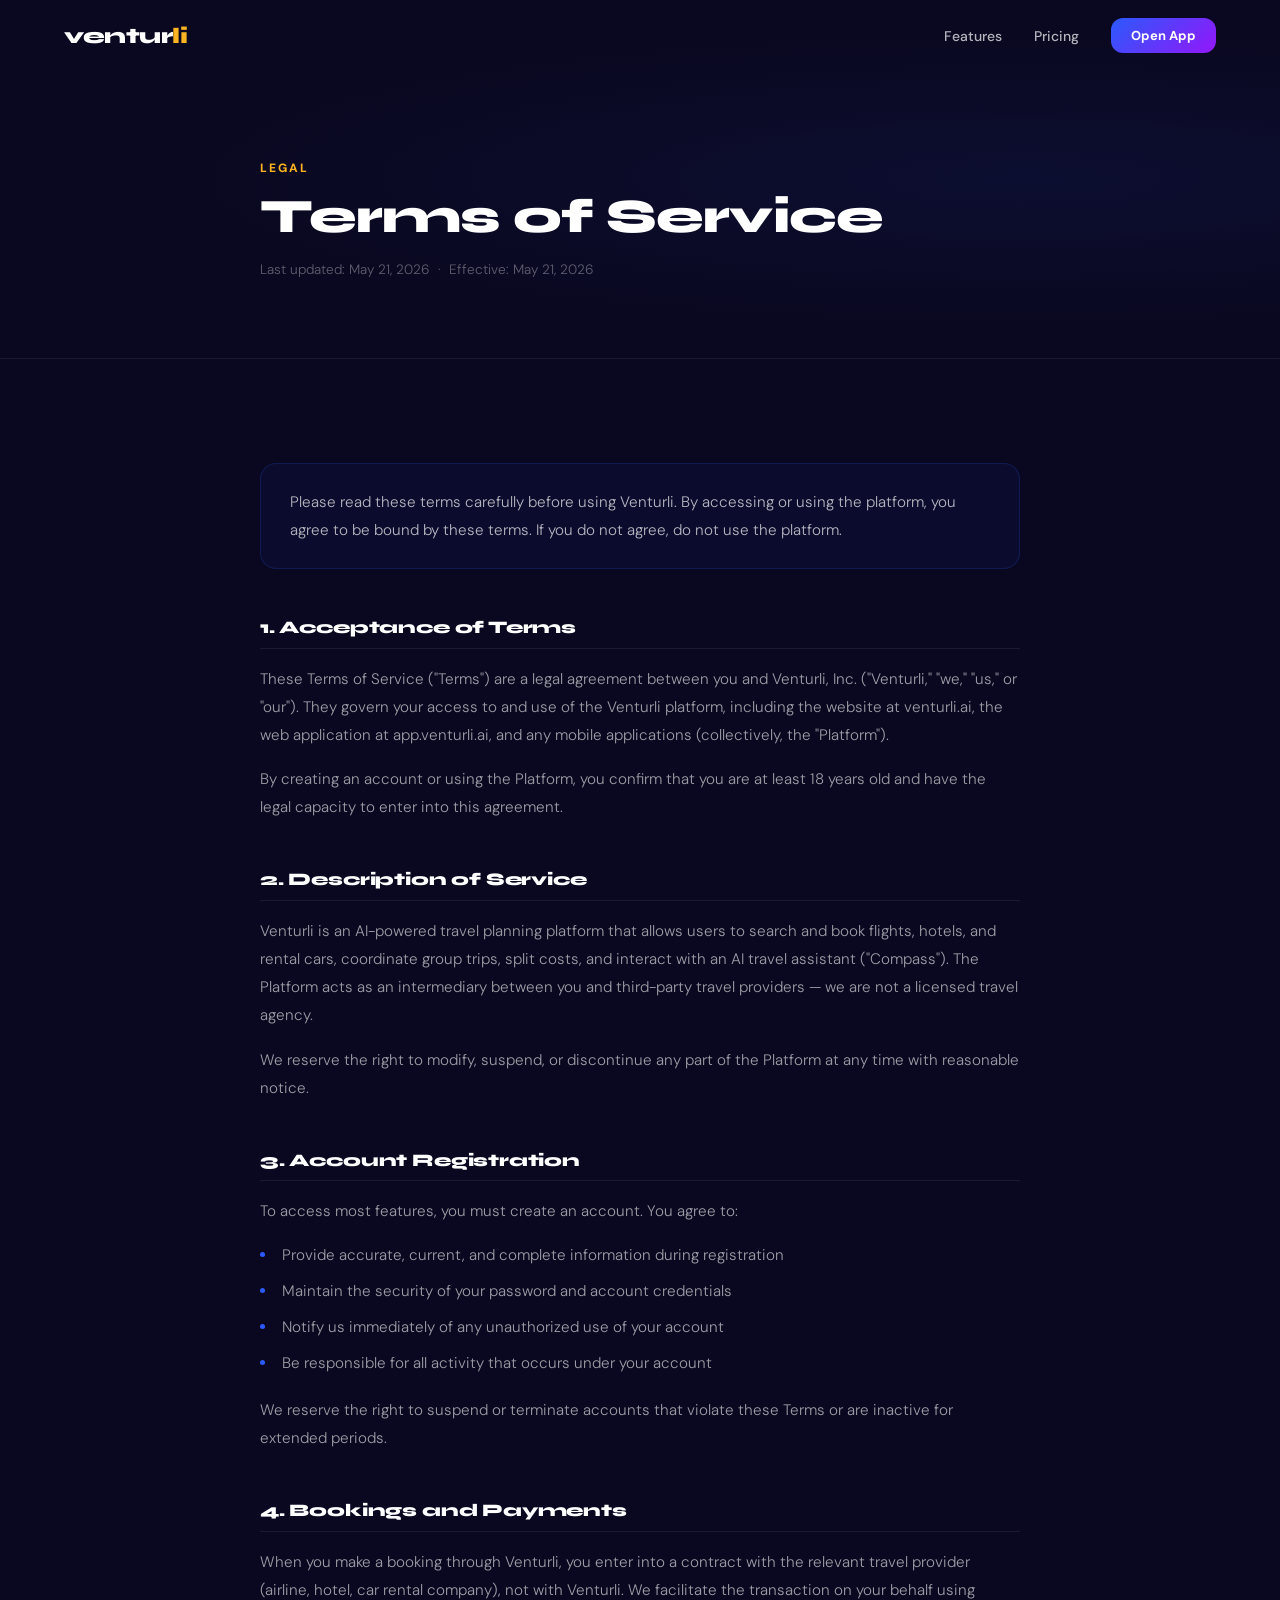
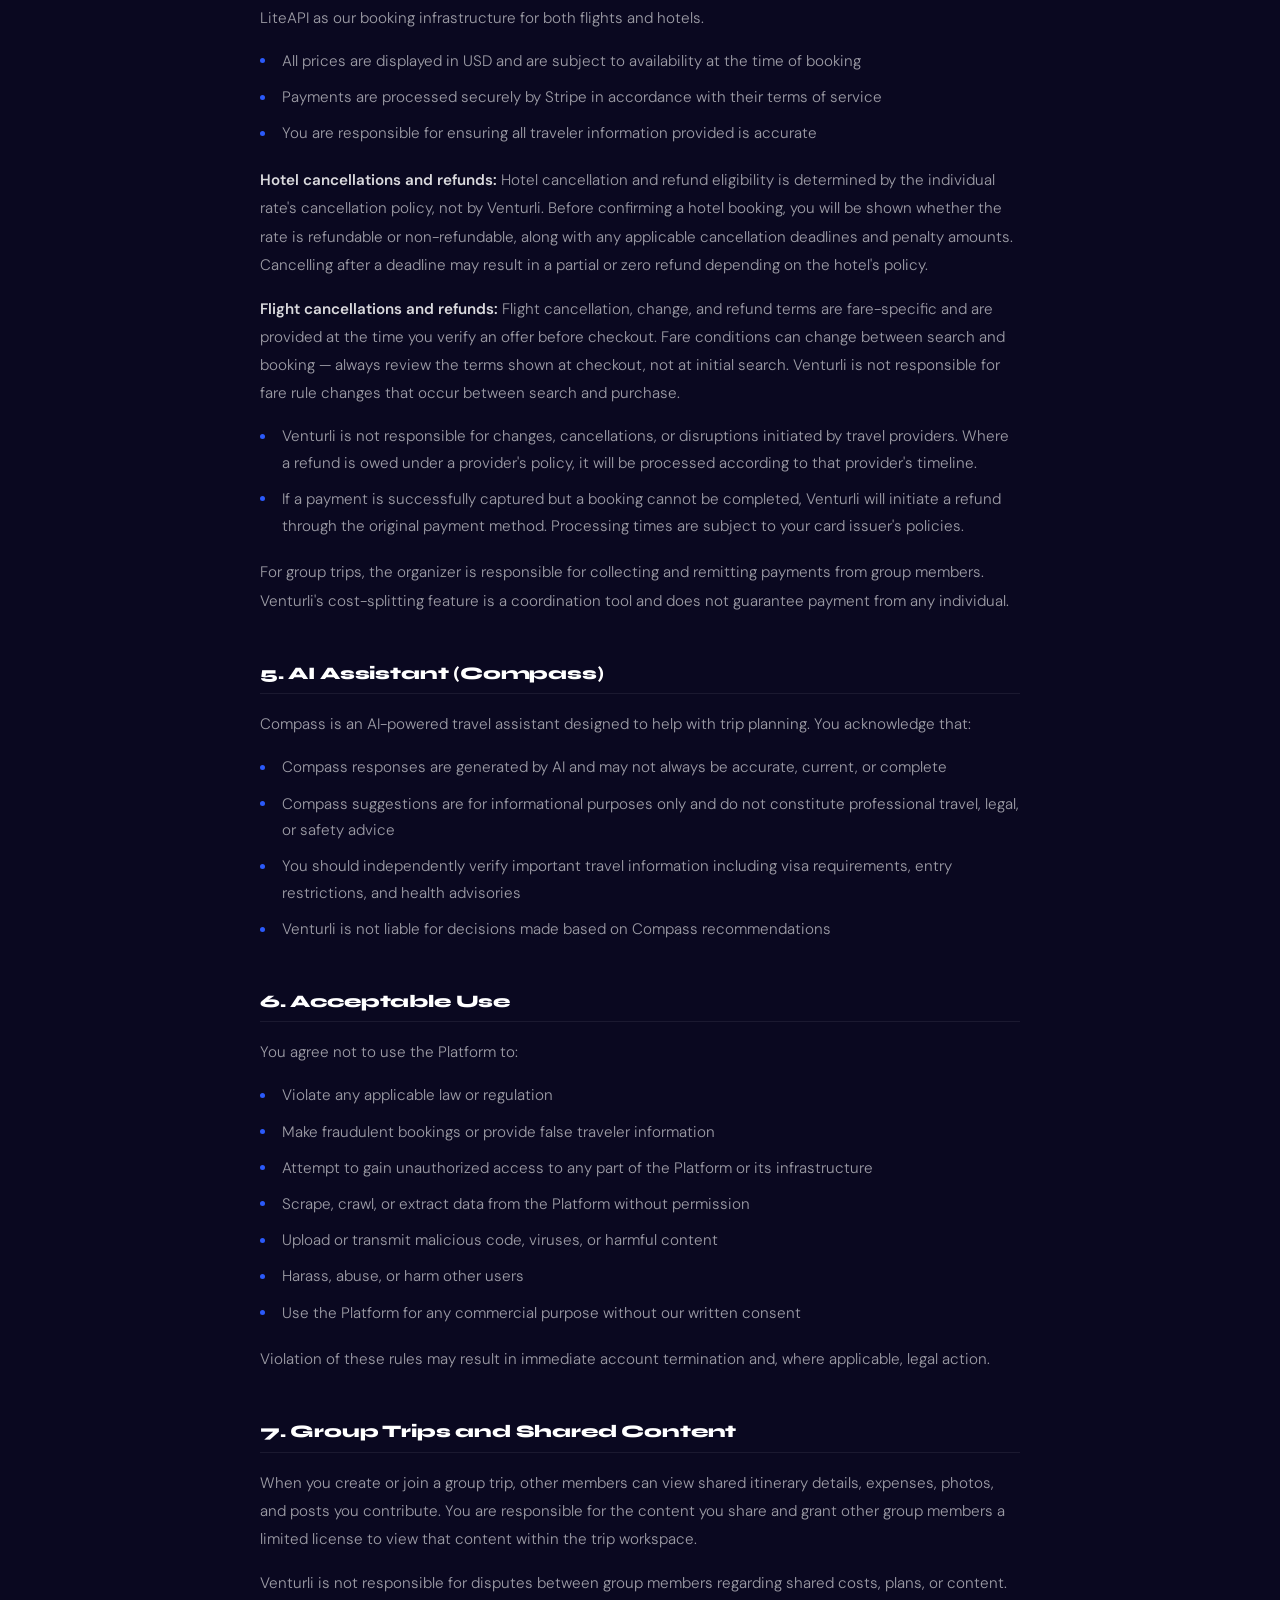
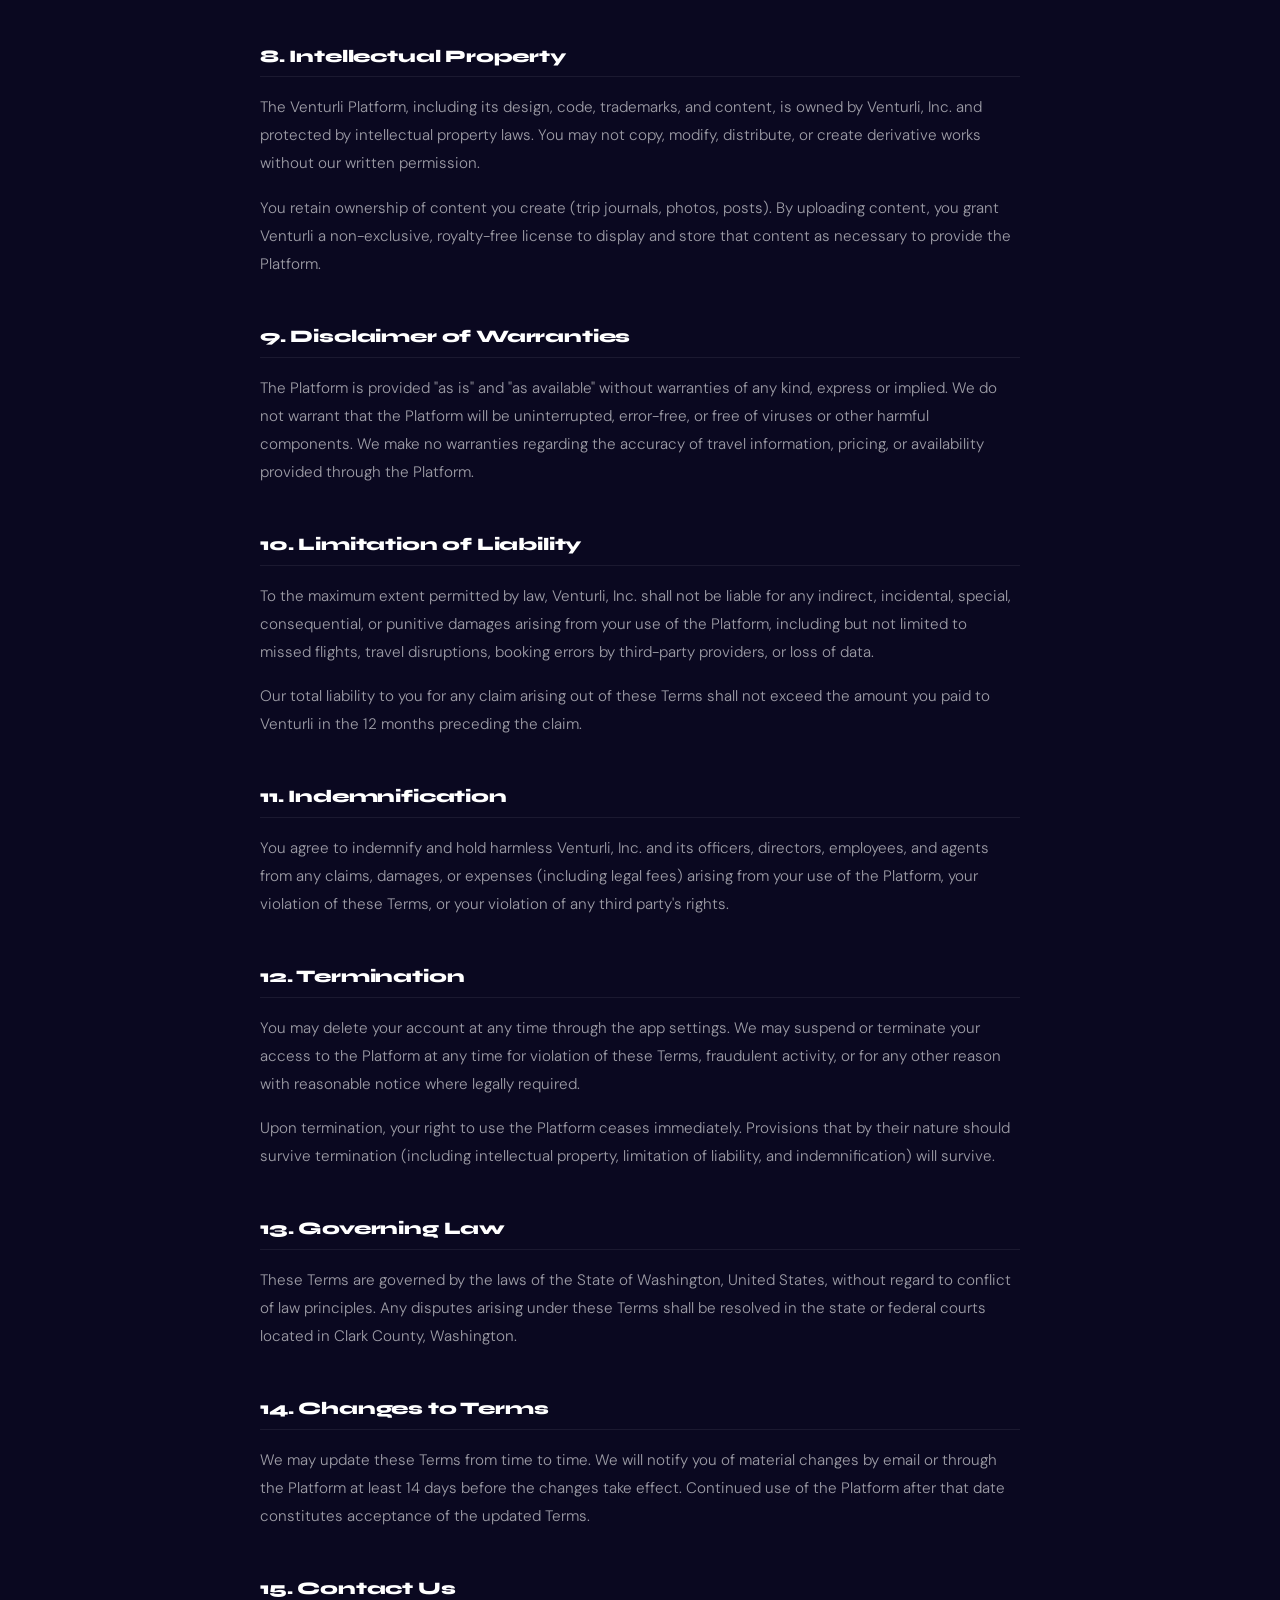
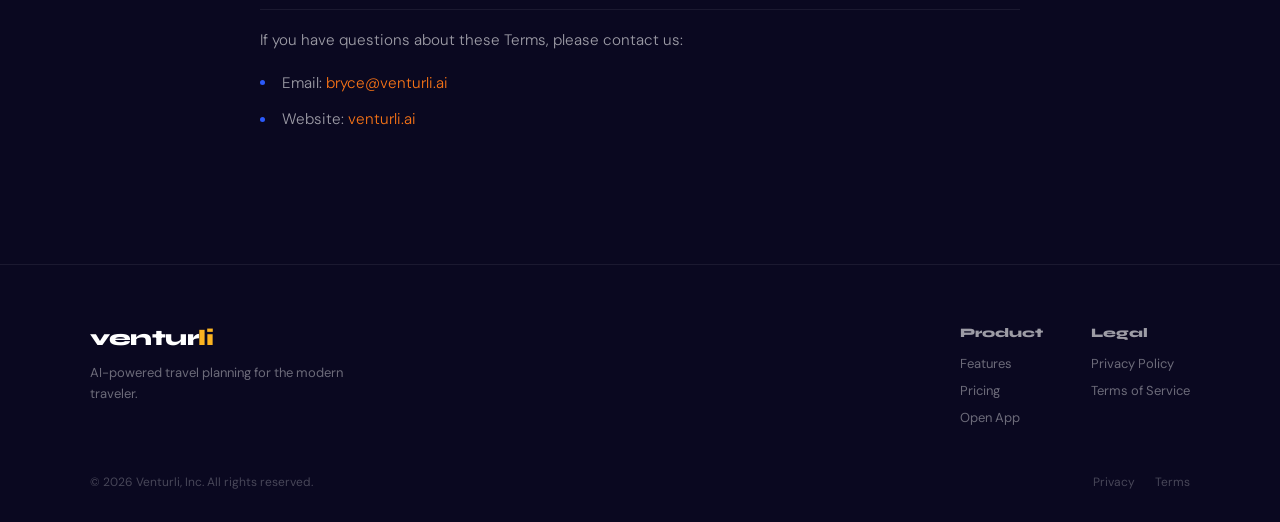
<file: terms.html>
<!DOCTYPE html>
<html lang="en">
<head>
  <meta charset="UTF-8" />
  <meta name="viewport" content="width=device-width, initial-scale=1.0" />
  <title>Terms of Service — Venturli</title>
  <meta name="description" content="Venturli Terms of Service — the rules and agreements that govern your use of the platform." />
  <link rel="preconnect" href="https://fonts.googleapis.com" />
  <link rel="preconnect" href="https://fonts.gstatic.com" crossorigin />
  <link href="https://fonts.googleapis.com/css2?family=Syne:wght@700;800&family=DM+Sans:wght@300;400;500;600&display=swap" rel="stylesheet" />
  <link rel="stylesheet" href="styles.css" />
  <link rel="stylesheet" href="legal-style.css" />
</head>
<body>

<!-- NAV -->
<nav id="nav" class="scrolled">
  <a href="/" class="nav-logo">ventur<span>li</span></a>
  <div class="nav-links">
    <a href="/#features">Features</a>
    <a href="/#pricing">Pricing</a>
    <a href="https://app.venturli.ai" class="nav-cta">Open App</a>
  </div>
</nav>

<!-- HERO -->
<div class="legal-hero">
  <div class="legal-hero-inner">
    <p class="section-label">Legal</p>
    <h1>Terms of Service</h1>
    <p class="legal-meta">Last updated: May 21, 2026 &nbsp;·&nbsp; Effective: May 21, 2026</p>
  </div>
</div>

<!-- BODY -->
<div class="legal-body">
  <div class="legal-inner">

    <div class="highlight-box blue-tint">
      <p>Please read these terms carefully before using Venturli. By accessing or using the platform, you agree to be bound by these terms. If you do not agree, do not use the platform.</p>
    </div>

    <h2>1. Acceptance of Terms</h2>
    <p>These Terms of Service ("Terms") are a legal agreement between you and Venturli, Inc. ("Venturli," "we," "us," or "our"). They govern your access to and use of the Venturli platform, including the website at venturli.ai, the web application at app.venturli.ai, and any mobile applications (collectively, the "Platform").</p>
    <p>By creating an account or using the Platform, you confirm that you are at least 18 years old and have the legal capacity to enter into this agreement.</p>

    <h2>2. Description of Service</h2>
    <p>Venturli is an AI-powered travel planning platform that allows users to search and book flights, hotels, and rental cars, coordinate group trips, split costs, and interact with an AI travel assistant ("Compass"). The Platform acts as an intermediary between you and third-party travel providers — we are not a licensed travel agency.</p>
    <p>We reserve the right to modify, suspend, or discontinue any part of the Platform at any time with reasonable notice.</p>

    <h2>3. Account Registration</h2>
    <p>To access most features, you must create an account. You agree to:</p>
    <ul>
      <li>Provide accurate, current, and complete information during registration</li>
      <li>Maintain the security of your password and account credentials</li>
      <li>Notify us immediately of any unauthorized use of your account</li>
      <li>Be responsible for all activity that occurs under your account</li>
    </ul>
    <p>We reserve the right to suspend or terminate accounts that violate these Terms or are inactive for extended periods.</p>

    <h2>4. Bookings and Payments</h2>
    <p>When you make a booking through Venturli, you enter into a contract with the relevant travel provider (airline, hotel, car rental company), not with Venturli. We facilitate the transaction on your behalf using LiteAPI as our booking infrastructure for both flights and hotels.</p>
    <ul>
      <li>All prices are displayed in USD and are subject to availability at the time of booking</li>
      <li>Payments are processed securely by Stripe in accordance with their terms of service</li>
      <li>You are responsible for ensuring all traveler information provided is accurate</li>
    </ul>
    <p><strong>Hotel cancellations and refunds:</strong> Hotel cancellation and refund eligibility is determined by the individual rate's cancellation policy, not by Venturli. Before confirming a hotel booking, you will be shown whether the rate is refundable or non-refundable, along with any applicable cancellation deadlines and penalty amounts. Cancelling after a deadline may result in a partial or zero refund depending on the hotel's policy.</p>
    <p><strong>Flight cancellations and refunds:</strong> Flight cancellation, change, and refund terms are fare-specific and are provided at the time you verify an offer before checkout. Fare conditions can change between search and booking — always review the terms shown at checkout, not at initial search. Venturli is not responsible for fare rule changes that occur between search and purchase.</p>
    <ul>
      <li>Venturli is not responsible for changes, cancellations, or disruptions initiated by travel providers. Where a refund is owed under a provider's policy, it will be processed according to that provider's timeline.</li>
      <li>If a payment is successfully captured but a booking cannot be completed, Venturli will initiate a refund through the original payment method. Processing times are subject to your card issuer's policies.</li>
    </ul>
    <p>For group trips, the organizer is responsible for collecting and remitting payments from group members. Venturli's cost-splitting feature is a coordination tool and does not guarantee payment from any individual.</p>

    <h2>5. AI Assistant (Compass)</h2>
    <p>Compass is an AI-powered travel assistant designed to help with trip planning. You acknowledge that:</p>
    <ul>
      <li>Compass responses are generated by AI and may not always be accurate, current, or complete</li>
      <li>Compass suggestions are for informational purposes only and do not constitute professional travel, legal, or safety advice</li>
      <li>You should independently verify important travel information including visa requirements, entry restrictions, and health advisories</li>
      <li>Venturli is not liable for decisions made based on Compass recommendations</li>
    </ul>

    <h2>6. Acceptable Use</h2>
    <p>You agree not to use the Platform to:</p>
    <ul>
      <li>Violate any applicable law or regulation</li>
      <li>Make fraudulent bookings or provide false traveler information</li>
      <li>Attempt to gain unauthorized access to any part of the Platform or its infrastructure</li>
      <li>Scrape, crawl, or extract data from the Platform without permission</li>
      <li>Upload or transmit malicious code, viruses, or harmful content</li>
      <li>Harass, abuse, or harm other users</li>
      <li>Use the Platform for any commercial purpose without our written consent</li>
    </ul>
    <p>Violation of these rules may result in immediate account termination and, where applicable, legal action.</p>

    <h2>7. Group Trips and Shared Content</h2>
    <p>When you create or join a group trip, other members can view shared itinerary details, expenses, photos, and posts you contribute. You are responsible for the content you share and grant other group members a limited license to view that content within the trip workspace.</p>
    <p>Venturli is not responsible for disputes between group members regarding shared costs, plans, or content.</p>

    <h2>8. Intellectual Property</h2>
    <p>The Venturli Platform, including its design, code, trademarks, and content, is owned by Venturli, Inc. and protected by intellectual property laws. You may not copy, modify, distribute, or create derivative works without our written permission.</p>
    <p>You retain ownership of content you create (trip journals, photos, posts). By uploading content, you grant Venturli a non-exclusive, royalty-free license to display and store that content as necessary to provide the Platform.</p>

    <h2>9. Disclaimer of Warranties</h2>
    <p>The Platform is provided "as is" and "as available" without warranties of any kind, express or implied. We do not warrant that the Platform will be uninterrupted, error-free, or free of viruses or other harmful components. We make no warranties regarding the accuracy of travel information, pricing, or availability provided through the Platform.</p>

    <h2>10. Limitation of Liability</h2>
    <p>To the maximum extent permitted by law, Venturli, Inc. shall not be liable for any indirect, incidental, special, consequential, or punitive damages arising from your use of the Platform, including but not limited to missed flights, travel disruptions, booking errors by third-party providers, or loss of data.</p>
    <p>Our total liability to you for any claim arising out of these Terms shall not exceed the amount you paid to Venturli in the 12 months preceding the claim.</p>

    <h2>11. Indemnification</h2>
    <p>You agree to indemnify and hold harmless Venturli, Inc. and its officers, directors, employees, and agents from any claims, damages, or expenses (including legal fees) arising from your use of the Platform, your violation of these Terms, or your violation of any third party's rights.</p>

    <h2>12. Termination</h2>
    <p>You may delete your account at any time through the app settings. We may suspend or terminate your access to the Platform at any time for violation of these Terms, fraudulent activity, or for any other reason with reasonable notice where legally required.</p>
    <p>Upon termination, your right to use the Platform ceases immediately. Provisions that by their nature should survive termination (including intellectual property, limitation of liability, and indemnification) will survive.</p>

    <h2>13. Governing Law</h2>
    <p>These Terms are governed by the laws of the State of Washington, United States, without regard to conflict of law principles. Any disputes arising under these Terms shall be resolved in the state or federal courts located in Clark County, Washington.</p>

    <h2>14. Changes to Terms</h2>
    <p>We may update these Terms from time to time. We will notify you of material changes by email or through the Platform at least 14 days before the changes take effect. Continued use of the Platform after that date constitutes acceptance of the updated Terms.</p>

    <h2>15. Contact Us</h2>
    <p>If you have questions about these Terms, please contact us:</p>
    <ul>
      <li>Email: <a href="mailto:bryce@venturli.ai">bryce@venturli.ai</a></li>
      <li>Website: <a href="https://venturli.ai">venturli.ai</a></li>
    </ul>

  </div>
</div>

<!-- FOOTER -->
<footer>
  <div class="footer-inner">
    <div class="footer-top">
      <div class="footer-brand">
        <a href="/" class="nav-logo">ventur<span>li</span></a>
        <p>AI-powered travel planning for the modern traveler.</p>
      </div>
      <div class="footer-links">
        <div class="footer-col">
          <h4>Product</h4>
          <a href="/#features">Features</a>
          <a href="/#pricing">Pricing</a>
          <a href="https://app.venturli.ai">Open App</a>
        </div>
        <div class="footer-col">
          <h4>Legal</h4>
          <a href="/privacy.html">Privacy Policy</a>
          <a href="/terms.html">Terms of Service</a>
        </div>
      </div>
    </div>
    <div class="footer-bottom">
      <p>© 2026 Venturli, Inc. All rights reserved.</p>
      <div class="footer-legal">
        <a href="/privacy.html">Privacy</a>
        <a href="/terms.html">Terms</a>
      </div>
    </div>
  </div>
</footer>

<script>
  const nav = document.getElementById('nav');
  window.addEventListener('scroll', () => {
    nav.classList.toggle('scrolled', window.scrollY > 60);
  });
</script>
</body>
</html>
</file>
<file: styles.css>
:root {
      --navy: #0a0820;
      --indigo: #1a1040;
      --blue: #2B5AFB;
      --purple: #9317FA;
      --coral: #F97416;
      --amber: #FAB321;
      --cream: #FAF8F5;
      --text: #1D1340;
      --muted: #7060A0;
      --card: #fff;
      --soft: #F3F0FF;
    }

    * { margin: 0; padding: 0; box-sizing: border-box; }
    html { scroll-behavior: smooth; }
    body { font-family: 'DM Sans', sans-serif; background: var(--navy); color: #fff; overflow-x: hidden; }

    /* ── NAV ── */
    #nav {
      position: fixed; top: 0; left: 0; right: 0; z-index: 100;
      display: flex; align-items: center; justify-content: space-between;
      padding: 18px 5%;
      transition: all 0.3s;
    }
    #nav.scrolled {
      background: rgba(10,8,32,0.92);
      backdrop-filter: blur(20px);
      padding: 14px 5%;
      border-bottom: 1px solid rgba(255,255,255,0.08);
    }
    .nav-logo {
      font-family: 'Syne', sans-serif; font-size: 22px; font-weight: 800;
      color: #fff; text-decoration: none; letter-spacing: -0.5px;
    }
    .nav-logo span { color: var(--amber); }
    .nav-links { display: flex; align-items: center; gap: 32px; }
    .nav-links a { color: rgba(255,255,255,0.7); text-decoration: none; font-size: 14px; font-weight: 500; transition: color 0.2s; }
    .nav-links a:hover { color: #fff; }
    .nav-cta {
      background: linear-gradient(135deg, var(--blue), var(--purple)) !important;
      color: #fff !important; padding: 9px 20px; border-radius: 12px;
      font-weight: 700 !important; font-size: 13px !important;
    }
    @media(max-width:600px) { .nav-links { gap: 16px; } .nav-links a:not(.nav-cta) { display: none; } }

    /* ── HERO ── */
    .hero {
      position: relative; min-height: 100vh;
      display: flex; flex-direction: column; justify-content: center;
      text-align: left; padding: 120px 5% 80px; overflow: hidden;
      background: #08011a;
    }

    /* Photo collage — more visible */
    .hero-collage {
      position: absolute; inset: 0;
      display: grid;
      grid-template-columns: 1fr 1fr 1fr;
      grid-template-rows: 1fr 1fr;
      gap: 3px;
      opacity: 0.55;
      filter: saturate(1.3) brightness(0.9);
    }
    .hero-collage-img { width: 100%; height: 100%; object-fit: cover; }
    .hero-collage-tall { grid-row: 1 / 3; }

    /* Lighter overlay so photos show through on right side */
    .hero-overlay {
      position: absolute; inset: 0;
      background: linear-gradient(
        105deg,
        rgba(8,1,26,0.92) 0%,
        rgba(8,1,26,0.75) 40%,
        rgba(8,1,26,0.30) 100%
      );
    }
    .hero-bottom-fade {
      position: absolute; bottom: 0; left: 0; right: 0; height: 180px;
      background: linear-gradient(to bottom, transparent, #0a0820);
      pointer-events: none; z-index: 1;
    }

    /* Floating cards — right side only */
    .hero-float { position: absolute; z-index: 3; }
    .hero-float-1 { top: 20%; right: 5%; animation: floatA 6s ease-in-out infinite; }
    .hero-float-2 { top: 48%; right: 3%; animation: floatB 7s ease-in-out infinite; }
    .hero-float-3 { bottom: 16%; right: 6%; animation: floatA 8s ease-in-out infinite 1s; }

    .float-card {
      background: rgba(12,8,32,0.72);
      backdrop-filter: blur(18px);
      -webkit-backdrop-filter: blur(18px);
      border: 1px solid rgba(255,255,255,0.15);
      border-radius: 16px;
      padding: 11px 14px;
      display: flex; align-items: center; gap: 11px;
      min-width: 190px; max-width: 220px;
      box-shadow: 0 8px 32px rgba(0,0,0,0.5);
    }
    .float-card-ai {
      background: rgba(12,8,32,0.72);
      display: block; min-width: 0; max-width: 190px;
    }
    .float-thumb { width: 44px; height: 44px; border-radius: 10px; object-fit: cover; flex-shrink: 0; }
    .float-title { font-family: 'Syne', sans-serif; font-size: 12px; font-weight: 800; color: #fff; }
    .float-sub { font-size: 11px; color: rgba(255,255,255,0.5); margin-top: 2px; }
    .float-tag { font-size: 10px; font-weight: 700; margin-top: 4px; }
    .float-tag-amber { color: #FAB321; }
    .float-tag-teal { color: #1ABCB0; }
    .float-ai-label { font-size: 10px; font-weight: 700; color: rgba(255,255,255,0.4); margin-bottom: 5px; letter-spacing: 0.5px; text-transform: uppercase; }
    .float-ai-text { font-size: 12px; color: rgba(255,255,255,0.85); font-weight: 500; line-height: 1.5; }

    @keyframes floatA {
      0%, 100% { transform: translateY(0); }
      50% { transform: translateY(-10px); }
    }
    @keyframes floatB {
      0%, 100% { transform: translateY(0); }
      50% { transform: translateY(-7px); }
    }

    /* Hero stats left-aligned */
    .hero-stats {
      position: relative; z-index: 2;
      display: flex; gap: 32px; flex-wrap: wrap;
      justify-content: flex-start;
    }

    /* Hero actions left-aligned */
    .hero-actions { display: flex; gap: 12px; justify-content: flex-start; flex-wrap: wrap; margin-bottom: 48px; }

    /* Sub left-aligned */
    .hero-sub {
      font-size: clamp(16px, 2.5vw, 20px); color: rgba(255,255,255,0.7);
      line-height: 1.6; max-width: 480px; margin: 0 0 36px; font-weight: 400;
    }

    @media(max-width: 900px) {
      .hero-float { display: none; }
      .hero-collage { opacity: 0.35; }
      .hero { text-align: center; align-items: center; }
      .hero-actions { justify-content: center; }
      .hero-stats { justify-content: center; }
      .hero-sub { margin: 0 auto 36px; }
    }

    .hero-content { position: relative; z-index: 2; max-width: 520px; }
    .hero-badge {
      display: inline-flex; align-items: center; gap: 8px;
      background: rgba(255,255,255,0.1); border: 1px solid rgba(255,255,255,0.2);
      backdrop-filter: blur(10px); border-radius: 20px;
      padding: 7px 16px; font-size: 12px; font-weight: 700;
      color: rgba(255,255,255,0.85); margin-bottom: 24px; letter-spacing: 0.4px;
    }
    .hero-badge::before { content: '✦'; color: var(--amber); }
    .hero-title {
      font-family: 'Syne', sans-serif; font-size: clamp(42px, 7vw, 80px);
      font-weight: 800; line-height: 1.05; margin-bottom: 20px; letter-spacing: -1.5px;
    }
    .grad {
      background: linear-gradient(135deg, var(--amber), var(--coral), #F25E80);
      -webkit-background-clip: text; -webkit-text-fill-color: transparent; background-clip: text;
    }
    /* hero-sub defined in hero block above */
    /* hero-actions defined in hero block above */
    .btn-primary {
      background: linear-gradient(135deg, var(--coral), #F25E80);
      color: #fff; padding: 15px 32px; border-radius: 16px;
      font-weight: 800; font-size: 15px; text-decoration: none;
      box-shadow: 0 8px 32px rgba(249,116,22,0.4); transition: all 0.2s;
    }
    .btn-primary:hover { transform: translateY(-2px); box-shadow: 0 12px 40px rgba(249,116,22,0.5); }
    .btn-secondary {
      background: rgba(255,255,255,0.1); color: #fff;
      border: 1px solid rgba(255,255,255,0.25); padding: 15px 28px;
      border-radius: 16px; font-weight: 700; font-size: 15px;
      text-decoration: none; backdrop-filter: blur(8px); transition: all 0.2s;
    }
    .btn-secondary:hover { background: rgba(255,255,255,0.18); }

    /* hero-stats defined in hero block above */
    .stat { text-align: center; }
    .stat-num { font-family: 'Syne', sans-serif; font-size: 28px; font-weight: 800; color: #fff; }
    .stat-label { font-size: 12px; color: rgba(255,255,255,0.5); font-weight: 500; margin-top: 2px; }

    /* ── TRUST ── */
    .trust {
      background: rgba(255,255,255,0.04); border-top: 1px solid rgba(255,255,255,0.07);
      border-bottom: 1px solid rgba(255,255,255,0.07);
      padding: 20px 5%; display: flex; align-items: center; gap: 24px;
      overflow: hidden; flex-wrap: wrap; justify-content: center;
    }
    .trust-label { font-size: 11px; color: rgba(255,255,255,0.35); font-weight: 700; text-transform: uppercase; letter-spacing: 1px; white-space: nowrap; }
    .trust-logos { display: flex; gap: 24px; flex-wrap: wrap; align-items: center; }
    .trust-logo {
      font-size: 12px; font-weight: 700; color: rgba(255,255,255,0.4);
      padding: 5px 14px; border: 1px solid rgba(255,255,255,0.1);
      border-radius: 8px; white-space: nowrap;
    }

    /* ── SECTIONS ── */
    section { padding: 80px 5%; }
    .section-label { font-size: 12px; font-weight: 800; letter-spacing: 2px; text-transform: uppercase; color: var(--amber); margin-bottom: 12px; }
    .section-title { font-family: 'Syne', sans-serif; font-size: clamp(28px, 4vw, 44px); font-weight: 800; line-height: 1.15; margin-bottom: 16px; }
    .section-sub { font-size: 16px; color: rgba(255,255,255,0.6); line-height: 1.6; max-width: 560px; }

    /* ── FEATURES ── */
    .features { background: rgba(255,255,255,0.02); }
    .features-inner { max-width: 1100px; margin: 0 auto; }
    .features-header { text-align: center; margin-bottom: 56px; max-width: 100%; }
    .features-header .section-title { text-align: center; }
    .features-header .section-sub { margin: 0 auto; text-align: center; max-width: 560px; }
    .features-header .section-label { text-align: center; display: block; }
    .features-grid {
      display: grid; grid-template-columns: repeat(auto-fit, minmax(300px, 1fr)); gap: 20px;
    }
    .feature-card {
      background: rgba(255,255,255,0.04); border: 1px solid rgba(255,255,255,0.08);
      border-radius: 20px; padding: 28px; transition: all 0.3s;
    }
    .feature-card:hover { background: rgba(255,255,255,0.07); transform: translateY(-3px); border-color: rgba(255,255,255,0.15); }
    .feature-icon { width: 52px; height: 52px; border-radius: 14px; background: rgba(43,90,251,0.15); display: flex; align-items: center; justify-content: center; margin-bottom: 16px; }
    .feature-icon img { width: 28px; height: 28px; object-fit: contain; }
    .feature-name { font-family: 'Syne', sans-serif; font-size: 17px; font-weight: 800; margin-bottom: 8px; }
    .feature-desc { font-size: 14px; color: rgba(255,255,255,0.6); line-height: 1.6; }

    /* ── HOW IT WORKS ── */
    .how-inner { max-width: 860px; margin: 0 auto; }
    .how-header { text-align: center; margin-bottom: 56px; }
    .how-header .section-sub { margin: 0 auto; }
    .steps { display: flex; flex-direction: column; gap: 0; position: relative; }
    .steps::before { content: ''; position: absolute; left: 28px; top: 0; bottom: 0; width: 1px; background: linear-gradient(to bottom, rgba(255,255,255,0.1), transparent); }
    .step { display: flex; gap: 24px; padding: 32px 0; border-bottom: 1px solid rgba(255,255,255,0.06); }
    .step:last-child { border-bottom: none; }
    .step-num {
      font-family: 'Syne', sans-serif; font-size: 13px; font-weight: 800;
      width: 56px; height: 56px; border-radius: 16px; flexShrink: 0;
      background: linear-gradient(135deg, rgba(43,90,251,0.2), rgba(147,23,250,0.2));
      border: 1px solid rgba(43,90,251,0.3);
      display: flex; align-items: center; justify-content: center; flex-shrink: 0;
      color: var(--blue);
    }
    .step-body { padding-top: 8px; }
    .step-title { font-family: 'Syne', sans-serif; font-size: 18px; font-weight: 800; margin-bottom: 8px; }
    .step-desc { font-size: 14px; color: rgba(255,255,255,0.6); line-height: 1.6; }

    /* ── DESTINATIONS ── */
    .destinations { background: rgba(255,255,255,0.02); }
    .dest-inner { max-width: 1100px; margin: 0 auto; }
    .dest-header { text-align: center; margin-bottom: 40px; }
    .dest-grid {
      display: grid;
      grid-template-columns: 1.6fr 1fr 1fr;
      grid-template-rows: auto auto;
      gap: 12px; height: 520px;
    }
    .dest-card { position: relative; border-radius: 18px; overflow: hidden; cursor: pointer; }
    .dest-card:first-child { grid-row: 1 / 3; }
    .dest-card img { width: 100%; height: 100%; object-fit: cover; transition: transform 0.4s; }
    .dest-card:hover img { transform: scale(1.04); }
    .dest-overlay {
      position: absolute; inset: 0;
      background: linear-gradient(to top, rgba(0,0,0,0.75) 0%, transparent 50%);
      display: flex; align-items: flex-end; padding: 18px;
    }
    .dest-name { font-family: 'Syne', sans-serif; font-size: 16px; font-weight: 800; color: #fff; }
    .dest-sub { font-size: 12px; color: rgba(255,255,255,0.75); margin-top: 2px; font-weight: 500; }
    @media(max-width:700px) { .dest-grid { grid-template-columns: 1fr 1fr; grid-template-rows: auto auto auto; height: auto; } .dest-card:first-child { grid-row: auto; } .dest-card { height: 180px; } }

    /* ── PRICING ── */
    #pricing { background: rgba(255,255,255,0.02); }
    .pricing-inner { max-width: 760px; margin: 0 auto; }
    .pricing-header { text-align: center; margin-bottom: 36px; }
    .pricing-header .section-sub { margin: 0 auto; }

    .billing-toggle {
      display: flex; background: rgba(255,255,255,0.07);
      border-radius: 14px; padding: 4px; margin-bottom: 32px;
      max-width: 380px; margin-left: auto; margin-right: auto;
    }
    .billing-btn {
      flex: 1; border: none; border-radius: 10px; padding: 10px 8px;
      font-family: 'DM Sans', sans-serif; font-size: 13px; font-weight: 700;
      cursor: pointer; transition: all 0.18s;
      background: transparent; color: rgba(255,255,255,0.45);
    }
    .billing-btn.active { background: var(--blue); color: #fff; }
    .save-badge { background: rgba(250,179,33,0.2); color: var(--amber); padding: 2px 8px; border-radius: 10px; font-size: 11px; margin-left: 6px; }

    .pricing-grid { display: grid; grid-template-columns: 1fr 1.15fr; gap: 16px; }
    @media(max-width:580px) { .pricing-grid { grid-template-columns: 1fr; } }

    .price-card {
      background: rgba(255,255,255,0.05); border: 1px solid rgba(255,255,255,0.1);
      border-radius: 22px; padding: 28px; position: relative;
    }
    .price-card.featured {
      background: linear-gradient(135deg, rgba(43,90,251,0.15), rgba(147,23,250,0.1));
      border-color: rgba(43,90,251,0.4);
      box-shadow: 0 0 40px rgba(43,90,251,0.15);
    }
    .price-badge {
      position: absolute; top: -12px; left: 50%; transform: translateX(-50%);
      background: linear-gradient(135deg, var(--amber), var(--coral));
      color: #fff; font-size: 11px; font-weight: 800;
      padding: 4px 16px; border-radius: 20px; white-space: nowrap;
    }
    .price-tier { font-size: 12px; font-weight: 800; text-transform: uppercase; letter-spacing: 1px; color: rgba(255,255,255,0.5); margin-bottom: 8px; }
    .price-amount { font-family: 'Syne', sans-serif; font-size: 40px; font-weight: 800; line-height: 1; margin-bottom: 4px; }
    .price-amount span { font-size: 22px; vertical-align: top; margin-top: 6px; display: inline-block; }
    .price-cadence { font-size: 12px; color: rgba(255,255,255,0.45); margin-bottom: 20px; }
    .price-trial { font-size: 12px; font-weight: 700; color: var(--amber); margin-bottom: 20px; }
    .price-features { list-style: none; display: flex; flex-direction: column; gap: 9px; margin-bottom: 24px; }
    .price-features li { font-size: 13px; color: rgba(255,255,255,0.75); display: flex; align-items: center; gap: 9px; }
    .price-features li::before { content: '✓'; color: var(--blue); font-weight: 900; font-size: 11px; flex-shrink: 0; }
    .price-features li.dim { color: rgba(255,255,255,0.3); }
    .price-features li.dim::before { content: '✕'; color: rgba(255,255,255,0.2); }
    .price-btn {
      display: block; width: 100%; padding: 13px;
      border-radius: 14px; font-weight: 800; font-size: 14px;
      text-align: center; text-decoration: none; transition: all 0.2s;
    }
    .price-btn-outline {
      border: 1px solid rgba(255,255,255,0.15); color: rgba(255,255,255,0.6);
      background: transparent;
    }
    .price-btn-outline:hover { border-color: rgba(255,255,255,0.3); color: #fff; }
    .price-btn-primary {
      background: linear-gradient(135deg, var(--blue), var(--purple));
      color: #fff; box-shadow: 0 8px 24px rgba(43,90,251,0.35);
    }
    .price-btn-primary:hover { transform: translateY(-2px); box-shadow: 0 12px 32px rgba(43,90,251,0.45); }
    .pricing-note { text-align: center; font-size: 12px; color: rgba(255,255,255,0.3); margin-top: 20px; }

    /* ── EMAIL CAPTURE ── */
    .capture { text-align: center; }
    .capture-inner { max-width: 560px; margin: 0 auto; }
    .capture-inner .section-sub { margin: 0 auto 32px; }
    .email-form { display: flex; gap: 8px; max-width: 420px; margin: 0 auto 12px; }
    .email-input {
      flex: 1; padding: 13px 16px; border-radius: 14px;
      background: rgba(255,255,255,0.08); border: 1px solid rgba(255,255,255,0.15);
      color: #fff; font-size: 14px; font-family: 'DM Sans', sans-serif;
      outline: none; transition: border-color 0.2s;
    }
    .email-input:focus { border-color: var(--blue); }
    .email-input::placeholder { color: rgba(255,255,255,0.3); }
    .email-submit {
      padding: 13px 22px; border-radius: 14px; border: none;
      background: linear-gradient(135deg, var(--coral), #F25E80);
      color: #fff; font-weight: 800; font-size: 14px; cursor: pointer;
      font-family: 'DM Sans', sans-serif; white-space: nowrap;
      transition: all 0.2s;
    }
    .email-submit:hover { transform: translateY(-1px); }
    .email-note { font-size: 12px; color: rgba(255,255,255,0.3); margin-bottom: 32px; }
    .badges { display: flex; gap: 12px; justify-content: center; flex-wrap: wrap; }
    .badge {
      display: flex; align-items: center; gap: 10px;
      background: rgba(255,255,255,0.07); border: 1px solid rgba(255,255,255,0.12);
      border-radius: 14px; padding: 10px 18px; text-decoration: none;
      color: #fff; transition: all 0.2s;
    }
    .badge:hover { background: rgba(255,255,255,0.12); }
    .badge-icon { font-size: 22px; }
    .badge-text small { display: block; font-size: 10px; color: rgba(255,255,255,0.5); }
    .badge-text strong { font-size: 14px; font-weight: 700; }

    /* ── FOOTER ── */
    footer { padding: 60px 5% 32px; border-top: 1px solid rgba(255,255,255,0.07); }
    .footer-inner { max-width: 1100px; margin: 0 auto; }
    .footer-top { display: flex; gap: 60px; margin-bottom: 48px; flex-wrap: wrap; }
    .footer-brand { flex: 1; min-width: 200px; }
    .footer-brand p { font-size: 13px; color: rgba(255,255,255,0.4); line-height: 1.6; margin-top: 12px; max-width: 280px; }
    .footer-links { display: flex; gap: 48px; flex-wrap: wrap; }
    .footer-col { display: flex; flex-direction: column; gap: 10px; }
    .footer-col h4 { font-family: 'Syne', sans-serif; font-size: 13px; font-weight: 800; color: rgba(255,255,255,0.6); margin-bottom: 4px; }
    .footer-col a { font-size: 13px; color: rgba(255,255,255,0.4); text-decoration: none; transition: color 0.2s; }
    .footer-col a:hover { color: #fff; }
    .footer-bottom { display: flex; justify-content: space-between; align-items: center; flex-wrap: wrap; gap: 12px; }
    .footer-bottom p { font-size: 12px; color: rgba(255,255,255,0.25); }
    .footer-legal { display: flex; gap: 20px; }
    .footer-legal a { font-size: 12px; color: rgba(255,255,255,0.25); text-decoration: none; }
    .footer-legal a:hover { color: rgba(255,255,255,0.5); }

    /* ── SCROLL REVEAL ── */
    .reveal { opacity: 0; transform: translateY(24px); transition: opacity 0.6s ease, transform 0.6s ease; }
    .reveal.visible { opacity: 1; transform: none; }

    @media(max-width:480px) { .email-form { flex-direction: column; } section { padding: 60px 5%; } }
</file>
<file: legal-style.css>
/* ── LEGAL PAGES — aligned to styles.css design system ── */

.legal-hero {
  padding: 10rem 5% 5rem;
  background: var(--navy);
  border-bottom: 1px solid rgba(255,255,255,0.07);
  position: relative;
  overflow: hidden;
}
.legal-hero::before {
  content: '';
  position: absolute;
  inset: 0;
  background: radial-gradient(ellipse at 80% 50%, rgba(43,90,251,0.08) 0%, transparent 60%);
}
.legal-hero-inner {
  max-width: 760px;
  margin: 0 auto;
  position: relative;
  z-index: 1;
}
.legal-hero-inner .section-label {
  margin-bottom: 0.75rem;
}
.legal-hero-inner h1 {
  font-family: 'Syne', sans-serif;
  font-size: clamp(2rem, 4vw, 3rem);
  font-weight: 800;
  letter-spacing: -0.02em;
  margin-bottom: 1rem;
  color: #fff;
}
.legal-meta {
  font-size: 0.85rem;
  color: rgba(255,255,255,0.35);
  font-weight: 300;
}

/* ── Privacy hero accent (orange side) ── */
.legal-hero.privacy-hero::before {
  background: radial-gradient(ellipse at 20% 50%, rgba(249,116,22,0.08) 0%, transparent 60%);
}

/* ── Body ── */
.legal-body {
  padding: 5rem 5% 7rem;
  background: var(--navy);
}
.legal-inner {
  max-width: 760px;
  margin: 0 auto;
}

.legal-inner h2 {
  font-family: 'Syne', sans-serif;
  font-size: 1.1rem;
  font-weight: 800;
  letter-spacing: -0.01em;
  margin: 3rem 0 1rem;
  padding-bottom: 0.6rem;
  border-bottom: 1px solid rgba(255,255,255,0.07);
  color: #fff;
}
.legal-inner h2:first-child { margin-top: 0; }

.legal-inner p {
  color: rgba(255,255,255,0.6);
  font-size: 0.95rem;
  line-height: 1.85;
  font-weight: 300;
  margin-bottom: 1rem;
}

.legal-inner strong {
  color: rgba(255,255,255,0.85);
  font-weight: 600;
}

.legal-inner ul {
  list-style: none;
  margin: 0.5rem 0 1.2rem;
  padding: 0;
  display: flex;
  flex-direction: column;
  gap: 0.6rem;
}
.legal-inner ul li {
  color: rgba(255,255,255,0.6);
  font-size: 0.95rem;
  line-height: 1.75;
  font-weight: 300;
  padding-left: 1.4rem;
  position: relative;
}

/* Terms bullets — blue */
.legal-inner ul li::before {
  content: '';
  position: absolute;
  left: 0;
  top: 0.65rem;
  width: 5px;
  height: 5px;
  border-radius: 50%;
  background: var(--blue);
}

/* Privacy bullets — coral */
.privacy-bullets ul li::before {
  background: var(--coral);
}

.legal-inner a {
  color: var(--coral);
  text-decoration: none;
  transition: opacity 0.2s;
}
.legal-inner a:hover { opacity: 0.75; }

/* ── Highlight box ── */
.legal-inner .highlight-box {
  background: rgba(255,255,255,0.04);
  border: 1px solid rgba(255,255,255,0.1);
  border-radius: 16px;
  padding: 1.5rem 1.8rem;
  margin: 1.5rem 0;
}
.legal-inner .highlight-box p {
  margin: 0;
  color: rgba(255,255,255,0.7);
}

/* Terms highlight — blue tint */
.highlight-box.blue-tint {
  background: rgba(43,90,251,0.06);
  border-color: rgba(43,90,251,0.18);
}

/* Privacy highlight — coral tint */
.highlight-box.coral-tint {
  background: rgba(249,116,22,0.06);
  border-color: rgba(249,116,22,0.18);
}

@media (max-width: 768px) {
  .legal-hero { padding: 8rem 5% 4rem; }
  .legal-body  { padding: 3.5rem 5% 5rem; }
}
</file>
